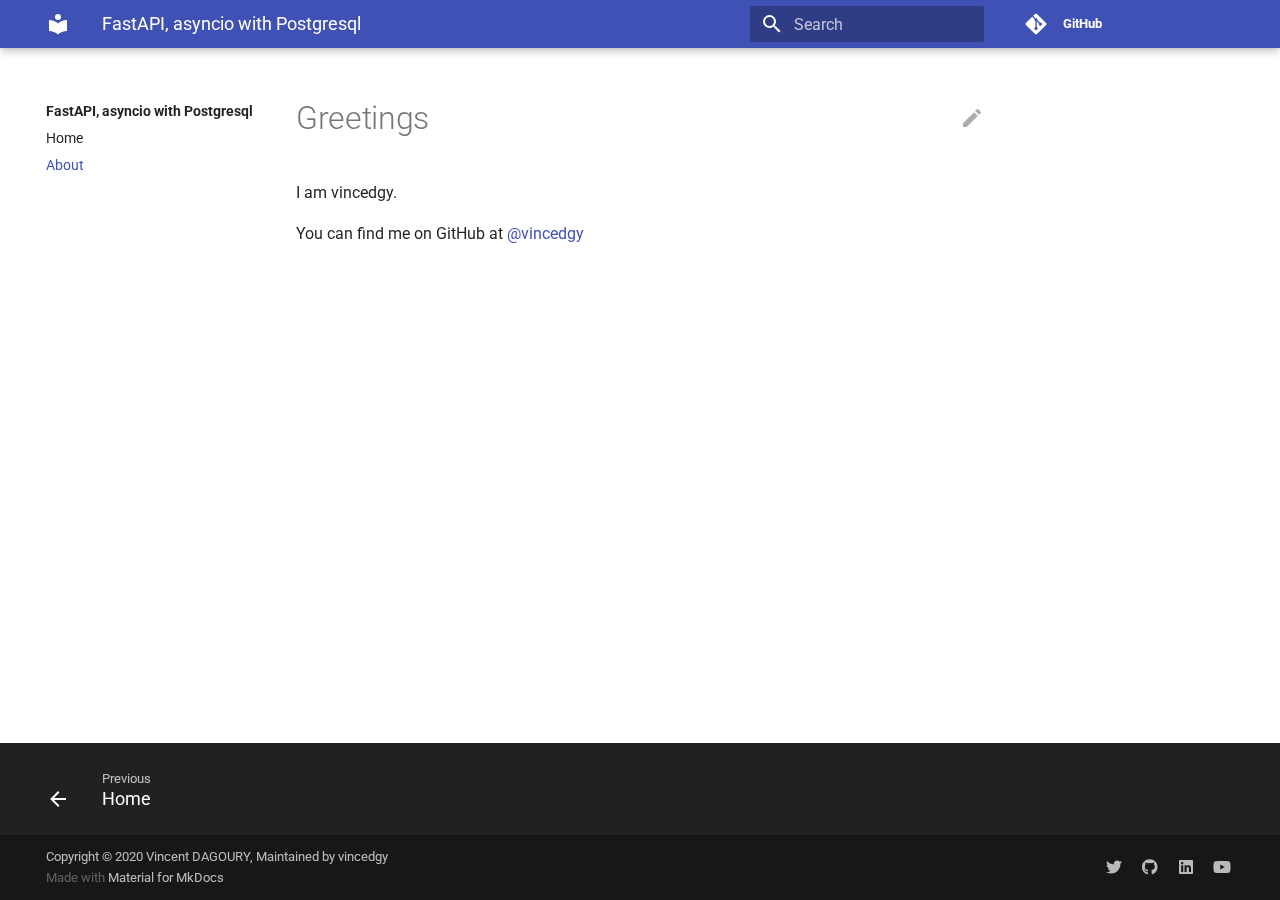
<file: about/index.html>
<!doctype html>
<html lang="en" class="no-js">
  <head>
    
      <meta charset="utf-8">
      <meta name="viewport" content="width=device-width,initial-scale=1">
      
      
      
        <meta name="author" content="vincedgy">
      
      
        <link rel="canonical" href="https://vincedgy.github.io/fastapi-async-with-postgresql/about/">
      
      <link rel="shortcut icon" href="../assets/images/favicon.png">
      <meta name="generator" content="mkdocs-1.1.2, mkdocs-material-6.2.3">
    
    
      
        <title>About - FastAPI, asyncio with Postgresql</title>
      
    
    
      <link rel="stylesheet" href="../assets/stylesheets/main.3b61ea93.min.css">
      
        
        <link rel="stylesheet" href="../assets/stylesheets/palette.39b8e14a.min.css">
        
      
    
    
    
      
        
        <link rel="preconnect" href="https://fonts.gstatic.com" crossorigin>
        <link rel="stylesheet" href="https://fonts.googleapis.com/css?family=Roboto:300,400,400i,700%7CRoboto+Mono&display=fallback">
        <style>body,input{font-family:"Roboto",-apple-system,BlinkMacSystemFont,Helvetica,Arial,sans-serif}code,kbd,pre{font-family:"Roboto Mono",SFMono-Regular,Consolas,Menlo,monospace}</style>
      
    
    
    
      <link rel="stylesheet" href="../css/extra.css">
    
    
      
    
    
  </head>
  
  
    
    
    
    
    
    <body dir="ltr" data-md-color-scheme="preference" data-md-color-primary="" data-md-color-accent="orange">
      
        <script>matchMedia("(prefers-color-scheme: dark)").matches&&document.body.setAttribute("data-md-color-scheme","slate")</script>
      
  
    
    <input class="md-toggle" data-md-toggle="drawer" type="checkbox" id="__drawer" autocomplete="off">
    <input class="md-toggle" data-md-toggle="search" type="checkbox" id="__search" autocomplete="off">
    <label class="md-overlay" for="__drawer"></label>
    <div data-md-component="skip">
      
        
        <a href="#greetings" class="md-skip">
          Skip to content
        </a>
      
    </div>
    <div data-md-component="announce">
      
    </div>
    
      

<header class="md-header" data-md-component="header">
  <nav class="md-header-nav md-grid" aria-label="Header">
    <a href="https://vincedgy.github.io/fastapi-async-with-postgresql/" title="FastAPI, asyncio with Postgresql" class="md-header-nav__button md-logo" aria-label="FastAPI, asyncio with Postgresql">
      
  
  <svg xmlns="http://www.w3.org/2000/svg" viewBox="0 0 24 24"><path d="M12 8a3 3 0 003-3 3 3 0 00-3-3 3 3 0 00-3 3 3 3 0 003 3m0 3.54C9.64 9.35 6.5 8 3 8v11c3.5 0 6.64 1.35 9 3.54 2.36-2.19 5.5-3.54 9-3.54V8c-3.5 0-6.64 1.35-9 3.54z"/></svg>

    </a>
    <label class="md-header-nav__button md-icon" for="__drawer">
      <svg xmlns="http://www.w3.org/2000/svg" viewBox="0 0 24 24"><path d="M3 6h18v2H3V6m0 5h18v2H3v-2m0 5h18v2H3v-2z"/></svg>
    </label>
    <div class="md-header-nav__title" data-md-component="header-title">
      <div class="md-header-nav__ellipsis">
        <div class="md-header-nav__topic">
          <span class="md-ellipsis">
            FastAPI, asyncio with Postgresql
          </span>
        </div>
        <div class="md-header-nav__topic">
          <span class="md-ellipsis">
            
              About
            
          </span>
        </div>
      </div>
    </div>
    
      <label class="md-header-nav__button md-icon" for="__search">
        <svg xmlns="http://www.w3.org/2000/svg" viewBox="0 0 24 24"><path d="M9.5 3A6.5 6.5 0 0116 9.5c0 1.61-.59 3.09-1.56 4.23l.27.27h.79l5 5-1.5 1.5-5-5v-.79l-.27-.27A6.516 6.516 0 019.5 16 6.5 6.5 0 013 9.5 6.5 6.5 0 019.5 3m0 2C7 5 5 7 5 9.5S7 14 9.5 14 14 12 14 9.5 12 5 9.5 5z"/></svg>
      </label>
      
<div class="md-search" data-md-component="search" role="dialog">
  <label class="md-search__overlay" for="__search"></label>
  <div class="md-search__inner" role="search">
    <form class="md-search__form" name="search">
      <input type="text" class="md-search__input" name="query" aria-label="Search" placeholder="Search" autocapitalize="off" autocorrect="off" autocomplete="off" spellcheck="false" data-md-component="search-query" data-md-state="active" required>
      <label class="md-search__icon md-icon" for="__search">
        <svg xmlns="http://www.w3.org/2000/svg" viewBox="0 0 24 24"><path d="M9.5 3A6.5 6.5 0 0116 9.5c0 1.61-.59 3.09-1.56 4.23l.27.27h.79l5 5-1.5 1.5-5-5v-.79l-.27-.27A6.516 6.516 0 019.5 16 6.5 6.5 0 013 9.5 6.5 6.5 0 019.5 3m0 2C7 5 5 7 5 9.5S7 14 9.5 14 14 12 14 9.5 12 5 9.5 5z"/></svg>
        <svg xmlns="http://www.w3.org/2000/svg" viewBox="0 0 24 24"><path d="M20 11v2H8l5.5 5.5-1.42 1.42L4.16 12l7.92-7.92L13.5 5.5 8 11h12z"/></svg>
      </label>
      <button type="reset" class="md-search__icon md-icon" aria-label="Clear" data-md-component="search-reset" tabindex="-1">
        <svg xmlns="http://www.w3.org/2000/svg" viewBox="0 0 24 24"><path d="M19 6.41L17.59 5 12 10.59 6.41 5 5 6.41 10.59 12 5 17.59 6.41 19 12 13.41 17.59 19 19 17.59 13.41 12 19 6.41z"/></svg>
      </button>
    </form>
    <div class="md-search__output">
      <div class="md-search__scrollwrap" data-md-scrollfix>
        <div class="md-search-result" data-md-component="search-result">
          <div class="md-search-result__meta">
            Initializing search
          </div>
          <ol class="md-search-result__list"></ol>
        </div>
      </div>
    </div>
  </div>
</div>
    
    
      <div class="md-header-nav__source">
        
<a href="https://github.com/vincedgy/fastapi-async-with-postgresql/" title="Go to repository" class="md-source">
  <div class="md-source__icon md-icon">
    
    <svg xmlns="http://www.w3.org/2000/svg" viewBox="0 0 448 512"><path d="M439.55 236.05L244 40.45a28.87 28.87 0 00-40.81 0l-40.66 40.63 51.52 51.52c27.06-9.14 52.68 16.77 43.39 43.68l49.66 49.66c34.23-11.8 61.18 31 35.47 56.69-26.49 26.49-70.21-2.87-56-37.34L240.22 199v121.85c25.3 12.54 22.26 41.85 9.08 55a34.34 34.34 0 01-48.55 0c-17.57-17.6-11.07-46.91 11.25-56v-123c-20.8-8.51-24.6-30.74-18.64-45L142.57 101 8.45 235.14a28.86 28.86 0 000 40.81l195.61 195.6a28.86 28.86 0 0040.8 0l194.69-194.69a28.86 28.86 0 000-40.81z"/></svg>
  </div>
  <div class="md-source__repository">
    GitHub
  </div>
</a>
      </div>
    
  </nav>
</header>
    
    <div class="md-container" data-md-component="container">
      
      
        
      
      <main class="md-main" data-md-component="main">
        <div class="md-main__inner md-grid">
          
            
              
              <div class="md-sidebar md-sidebar--primary" data-md-component="navigation" >
                <div class="md-sidebar__scrollwrap">
                  <div class="md-sidebar__inner">
                    




<nav class="md-nav md-nav--primary" aria-label="Navigation" data-md-level="0">
  <label class="md-nav__title" for="__drawer">
    <a href="https://vincedgy.github.io/fastapi-async-with-postgresql/" title="FastAPI, asyncio with Postgresql" class="md-nav__button md-logo" aria-label="FastAPI, asyncio with Postgresql">
      
  
  <svg xmlns="http://www.w3.org/2000/svg" viewBox="0 0 24 24"><path d="M12 8a3 3 0 003-3 3 3 0 00-3-3 3 3 0 00-3 3 3 3 0 003 3m0 3.54C9.64 9.35 6.5 8 3 8v11c3.5 0 6.64 1.35 9 3.54 2.36-2.19 5.5-3.54 9-3.54V8c-3.5 0-6.64 1.35-9 3.54z"/></svg>

    </a>
    FastAPI, asyncio with Postgresql
  </label>
  
    <div class="md-nav__source">
      
<a href="https://github.com/vincedgy/fastapi-async-with-postgresql/" title="Go to repository" class="md-source">
  <div class="md-source__icon md-icon">
    
    <svg xmlns="http://www.w3.org/2000/svg" viewBox="0 0 448 512"><path d="M439.55 236.05L244 40.45a28.87 28.87 0 00-40.81 0l-40.66 40.63 51.52 51.52c27.06-9.14 52.68 16.77 43.39 43.68l49.66 49.66c34.23-11.8 61.18 31 35.47 56.69-26.49 26.49-70.21-2.87-56-37.34L240.22 199v121.85c25.3 12.54 22.26 41.85 9.08 55a34.34 34.34 0 01-48.55 0c-17.57-17.6-11.07-46.91 11.25-56v-123c-20.8-8.51-24.6-30.74-18.64-45L142.57 101 8.45 235.14a28.86 28.86 0 000 40.81l195.61 195.6a28.86 28.86 0 0040.8 0l194.69-194.69a28.86 28.86 0 000-40.81z"/></svg>
  </div>
  <div class="md-source__repository">
    GitHub
  </div>
</a>
    </div>
  
  <ul class="md-nav__list" data-md-scrollfix>
    
      
      
      



  <li class="md-nav__item">
    <a href=".." class="md-nav__link">
      Home
    </a>
  </li>

    
      
      
      


  


  <li class="md-nav__item md-nav__item--active">
    
    <input class="md-nav__toggle md-toggle" data-md-toggle="toc" type="checkbox" id="__toc">
    
      
    
    
    <a href="./" class="md-nav__link md-nav__link--active">
      About
    </a>
    
  </li>

    
  </ul>
</nav>
                  </div>
                </div>
              </div>
            
            
              
              <div class="md-sidebar md-sidebar--secondary" data-md-component="toc" >
                <div class="md-sidebar__scrollwrap">
                  <div class="md-sidebar__inner">
                    
<nav class="md-nav md-nav--secondary" aria-label="Table of contents">
  
  
    
  
  
</nav>
                  </div>
                </div>
              </div>
            
          
          <div class="md-content">
            <article class="md-content__inner md-typeset">
              
                
                  <a href="https://github.com/vincedgy/fastapi-async-with-postgresql/tree/main/docs/about.md" title="Edit this page" class="md-content__button md-icon">
                    <svg xmlns="http://www.w3.org/2000/svg" viewBox="0 0 24 24"><path d="M20.71 7.04c.39-.39.39-1.04 0-1.41l-2.34-2.34c-.37-.39-1.02-.39-1.41 0l-1.84 1.83 3.75 3.75M3 17.25V21h3.75L17.81 9.93l-3.75-3.75L3 17.25z"/></svg>
                  </a>
                
                
                <h1 id="greetings">Greetings<a class="headerlink" href="#greetings" title="Permanent link">&para;</a></h1>
<p>I am vincedgy.</p>
<p>You can find me on GitHub at <a href="https://github.com/vincedgy">@vincedgy</a> </p>
                
              
              
                


              
            </article>
          </div>
        </div>
      </main>
      
        
<footer class="md-footer">
  
    <div class="md-footer-nav">
      <nav class="md-footer-nav__inner md-grid" aria-label="Footer">
        
          <a href=".." class="md-footer-nav__link md-footer-nav__link--prev" rel="prev">
            <div class="md-footer-nav__button md-icon">
              <svg xmlns="http://www.w3.org/2000/svg" viewBox="0 0 24 24"><path d="M20 11v2H8l5.5 5.5-1.42 1.42L4.16 12l7.92-7.92L13.5 5.5 8 11h12z"/></svg>
            </div>
            <div class="md-footer-nav__title">
              <div class="md-ellipsis">
                <span class="md-footer-nav__direction">
                  Previous
                </span>
                Home
              </div>
            </div>
          </a>
        
        
      </nav>
    </div>
  
  <div class="md-footer-meta md-typeset">
    <div class="md-footer-meta__inner md-grid">
      <div class="md-footer-copyright">
        
          <div class="md-footer-copyright__highlight">
            Copyright &copy; 2020 <a href="https://twitter.com/vincedgy">Vincent DAGOURY</a>, Maintained by vincedgy
          </div>
        
        Made with
        <a href="https://squidfunk.github.io/mkdocs-material/" target="_blank" rel="noopener">
          Material for MkDocs
        </a>
      </div>
      
  <div class="md-footer-social">
    
      
      
        
        
      
      <a href="https://twitter.com/vincedgy" target="_blank" rel="noopener" title="twitter.com" class="md-footer-social__link">
        <svg xmlns="http://www.w3.org/2000/svg" viewBox="0 0 512 512"><path d="M459.37 151.716c.325 4.548.325 9.097.325 13.645 0 138.72-105.583 298.558-298.558 298.558-59.452 0-114.68-17.219-161.137-47.106 8.447.974 16.568 1.299 25.34 1.299 49.055 0 94.213-16.568 130.274-44.832-46.132-.975-84.792-31.188-98.112-72.772 6.498.974 12.995 1.624 19.818 1.624 9.421 0 18.843-1.3 27.614-3.573-48.081-9.747-84.143-51.98-84.143-102.985v-1.299c13.969 7.797 30.214 12.67 47.431 13.319-28.264-18.843-46.781-51.005-46.781-87.391 0-19.492 5.197-37.36 14.294-52.954 51.655 63.675 129.3 105.258 216.365 109.807-1.624-7.797-2.599-15.918-2.599-24.04 0-57.828 46.782-104.934 104.934-104.934 30.213 0 57.502 12.67 76.67 33.137 23.715-4.548 46.456-13.32 66.599-25.34-7.798 24.366-24.366 44.833-46.132 57.827 21.117-2.273 41.584-8.122 60.426-16.243-14.292 20.791-32.161 39.308-52.628 54.253z"/></svg>
      </a>
    
      
      
        
        
      
      <a href="https://github.com/vincedgy" target="_blank" rel="noopener" title="github.com" class="md-footer-social__link">
        <svg xmlns="http://www.w3.org/2000/svg" viewBox="0 0 496 512"><path d="M165.9 397.4c0 2-2.3 3.6-5.2 3.6-3.3.3-5.6-1.3-5.6-3.6 0-2 2.3-3.6 5.2-3.6 3-.3 5.6 1.3 5.6 3.6zm-31.1-4.5c-.7 2 1.3 4.3 4.3 4.9 2.6 1 5.6 0 6.2-2s-1.3-4.3-4.3-5.2c-2.6-.7-5.5.3-6.2 2.3zm44.2-1.7c-2.9.7-4.9 2.6-4.6 4.9.3 2 2.9 3.3 5.9 2.6 2.9-.7 4.9-2.6 4.6-4.6-.3-1.9-3-3.2-5.9-2.9zM244.8 8C106.1 8 0 113.3 0 252c0 110.9 69.8 205.8 169.5 239.2 12.8 2.3 17.3-5.6 17.3-12.1 0-6.2-.3-40.4-.3-61.4 0 0-70 15-84.7-29.8 0 0-11.4-29.1-27.8-36.6 0 0-22.9-15.7 1.6-15.4 0 0 24.9 2 38.6 25.8 21.9 38.6 58.6 27.5 72.9 20.9 2.3-16 8.8-27.1 16-33.7-55.9-6.2-112.3-14.3-112.3-110.5 0-27.5 7.6-41.3 23.6-58.9-2.6-6.5-11.1-33.3 2.6-67.9 20.9-6.5 69 27 69 27 20-5.6 41.5-8.5 62.8-8.5s42.8 2.9 62.8 8.5c0 0 48.1-33.6 69-27 13.7 34.7 5.2 61.4 2.6 67.9 16 17.7 25.8 31.5 25.8 58.9 0 96.5-58.9 104.2-114.8 110.5 9.2 7.9 17 22.9 17 46.4 0 33.7-.3 75.4-.3 83.6 0 6.5 4.6 14.4 17.3 12.1C428.2 457.8 496 362.9 496 252 496 113.3 383.5 8 244.8 8zM97.2 352.9c-1.3 1-1 3.3.7 5.2 1.6 1.6 3.9 2.3 5.2 1 1.3-1 1-3.3-.7-5.2-1.6-1.6-3.9-2.3-5.2-1zm-10.8-8.1c-.7 1.3.3 2.9 2.3 3.9 1.6 1 3.6.7 4.3-.7.7-1.3-.3-2.9-2.3-3.9-2-.6-3.6-.3-4.3.7zm32.4 35.6c-1.6 1.3-1 4.3 1.3 6.2 2.3 2.3 5.2 2.6 6.5 1 1.3-1.3.7-4.3-1.3-6.2-2.2-2.3-5.2-2.6-6.5-1zm-11.4-14.7c-1.6 1-1.6 3.6 0 5.9 1.6 2.3 4.3 3.3 5.6 2.3 1.6-1.3 1.6-3.9 0-6.2-1.4-2.3-4-3.3-5.6-2z"/></svg>
      </a>
    
      
      
        
        
      
      <a href="https://fr.linkedin.com/in/vincentdagoury" target="_blank" rel="noopener" title="fr.linkedin.com" class="md-footer-social__link">
        <svg xmlns="http://www.w3.org/2000/svg" viewBox="0 0 448 512"><path d="M416 32H31.9C14.3 32 0 46.5 0 64.3v383.4C0 465.5 14.3 480 31.9 480H416c17.6 0 32-14.5 32-32.3V64.3c0-17.8-14.4-32.3-32-32.3zM135.4 416H69V202.2h66.5V416zm-33.2-243c-21.3 0-38.5-17.3-38.5-38.5S80.9 96 102.2 96c21.2 0 38.5 17.3 38.5 38.5 0 21.3-17.2 38.5-38.5 38.5zm282.1 243h-66.4V312c0-24.8-.5-56.7-34.5-56.7-34.6 0-39.9 27-39.9 54.9V416h-66.4V202.2h63.7v29.2h.9c8.9-16.8 30.6-34.5 62.9-34.5 67.2 0 79.7 44.3 79.7 101.9V416z"/></svg>
      </a>
    
      
      
        
        
      
      <a href="https://www.youtube.com/c/VinceDgy" target="_blank" rel="noopener" title="www.youtube.com" class="md-footer-social__link">
        <svg xmlns="http://www.w3.org/2000/svg" viewBox="0 0 576 512"><path d="M549.655 124.083c-6.281-23.65-24.787-42.276-48.284-48.597C458.781 64 288 64 288 64S117.22 64 74.629 75.486c-23.497 6.322-42.003 24.947-48.284 48.597-11.412 42.867-11.412 132.305-11.412 132.305s0 89.438 11.412 132.305c6.281 23.65 24.787 41.5 48.284 47.821C117.22 448 288 448 288 448s170.78 0 213.371-11.486c23.497-6.321 42.003-24.171 48.284-47.821 11.412-42.867 11.412-132.305 11.412-132.305s0-89.438-11.412-132.305zm-317.51 213.508V175.185l142.739 81.205-142.739 81.201z"/></svg>
      </a>
    
  </div>

    </div>
  </div>
</footer>
      
    </div>
    
      <script src="../assets/javascripts/vendor.08c56446.min.js"></script>
      <script src="../assets/javascripts/bundle.6ced434e.min.js"></script><script id="__lang" type="application/json">{"clipboard.copy": "Copy to clipboard", "clipboard.copied": "Copied to clipboard", "search.config.lang": "en", "search.config.pipeline": "trimmer, stopWordFilter", "search.config.separator": "[\\s\\-]+", "search.placeholder": "Search", "search.result.placeholder": "Type to start searching", "search.result.none": "No matching documents", "search.result.one": "1 matching document", "search.result.other": "# matching documents", "search.result.more.one": "1 more on this page", "search.result.more.other": "# more on this page", "search.result.term.missing": "Missing"}</script>
      
      <script>
        app = initialize({
          base: "..",
          features: ['search.suggest', 'navigation.instant', 'navigation.sections'],
          search: Object.assign({
            worker: "../assets/javascripts/worker/search.8c7e0a7e.min.js"
          }, typeof search !== "undefined" && search)
        })
      </script>
      
    
  </body>
</html>
</file>
<file: css/extra.css>
@keyframes heart {
  0%, 40%, 80%, 100% {
    transform: scale(1);
  }
  20%, 60% {
    transform: scale(1.30);
  }
}
.heart {
  animation: heart 1000ms infinite;
  color: red;
}
</file>
<file: assets/stylesheets/main.3b61ea93.min.css>
html{box-sizing:border-box;-webkit-text-size-adjust:none;-moz-text-size-adjust:none;-ms-text-size-adjust:none;text-size-adjust:none}*,*::before,*::after{box-sizing:inherit}body{margin:0}a,button,label,input{-webkit-tap-highlight-color:transparent}a{color:inherit;text-decoration:none}hr{display:block;box-sizing:content-box;height:.05rem;padding:0;overflow:visible;border:0}small{font-size:80%}sub,sup{line-height:1em}img{border-style:none}table{border-collapse:separate;border-spacing:0}td,th{font-weight:400;vertical-align:top}button{margin:0;padding:0;font-size:inherit;background:transparent;border:0}input{border:0;outline:none}:root{--md-default-fg-color: hsla(0, 0%, 0%, 0.87);--md-default-fg-color--light: hsla(0, 0%, 0%, 0.54);--md-default-fg-color--lighter: hsla(0, 0%, 0%, 0.32);--md-default-fg-color--lightest: hsla(0, 0%, 0%, 0.07);--md-default-bg-color: hsla(0, 0%, 100%, 1);--md-default-bg-color--light: hsla(0, 0%, 100%, 0.7);--md-default-bg-color--lighter: hsla(0, 0%, 100%, 0.3);--md-default-bg-color--lightest: hsla(0, 0%, 100%, 0.12);--md-primary-fg-color: hsla(231, 48%, 48%, 1);--md-primary-fg-color--light: hsla(231, 44%, 56%, 1);--md-primary-fg-color--dark: hsla(232, 54%, 41%, 1);--md-primary-bg-color: hsla(0, 0%, 100%, 1);--md-primary-bg-color--light: hsla(0, 0%, 100%, 0.7);--md-accent-fg-color: hsla(231, 99%, 66%, 1);--md-accent-fg-color--transparent: hsla(231, 99%, 66%, 0.1);--md-accent-bg-color: hsla(0, 0%, 100%, 1);--md-accent-bg-color--light: hsla(0, 0%, 100%, 0.7)}:root>*{--md-code-fg-color: hsla(200, 18%, 26%, 1);--md-code-bg-color: hsla(0, 0%, 96%, 1);--md-code-hl-color: hsla(60, 100%, 50%, 0.5);--md-code-hl-number-color: hsla(0, 67%, 50%, 1);--md-code-hl-special-color: hsla(340, 83%, 47%, 1);--md-code-hl-function-color: hsla(291, 45%, 50%, 1);--md-code-hl-constant-color: hsla(250, 63%, 60%, 1);--md-code-hl-keyword-color: hsla(219, 54%, 51%, 1);--md-code-hl-string-color: hsla(150, 63%, 30%, 1);--md-code-hl-name-color: var(--md-code-fg-color);--md-code-hl-operator-color: var(--md-default-fg-color--light);--md-code-hl-punctuation-color: var(--md-default-fg-color--light);--md-code-hl-comment-color: var(--md-default-fg-color--light);--md-code-hl-generic-color: var(--md-default-fg-color--light);--md-code-hl-variable-color: var(--md-default-fg-color--light);--md-typeset-color: var(--md-default-fg-color);--md-typeset-a-color: var(--md-primary-fg-color);--md-typeset-mark-color: hsla(60, 100%, 50%, 0.5);--md-typeset-del-color: hsla(6, 90%, 60%, 0.15);--md-typeset-ins-color: hsla(150, 90%, 44%, 0.15);--md-typeset-kbd-color: hsla(0, 0%, 98%, 1);--md-typeset-kbd-accent-color: hsla(0, 100%, 100%, 1);--md-typeset-kbd-border-color: hsla(0, 0%, 72%, 1);--md-admonition-fg-color: var(--md-default-fg-color);--md-admonition-bg-color: var(--md-default-bg-color);--md-footer-fg-color: hsla(0, 0%, 100%, 1);--md-footer-fg-color--light: hsla(0, 0%, 100%, 0.7);--md-footer-fg-color--lighter: hsla(0, 0%, 100%, 0.3);--md-footer-bg-color: hsla(0, 0%, 0%, 0.87);--md-footer-bg-color--dark: hsla(0, 0%, 0%, 0.32)}.md-icon svg{display:block;width:1.2rem;height:1.2rem;fill:currentColor}body{-webkit-font-smoothing:antialiased;-moz-osx-font-smoothing:grayscale}body,input{color:var(--md-typeset-color);font-feature-settings:"kern","liga";font-family:-apple-system,BlinkMacSystemFont,Helvetica,Arial,sans-serif}code,pre,kbd{color:var(--md-typeset-color);font-feature-settings:"kern";font-family:SFMono-Regular,Consolas,Menlo,monospace}:root{--md-typeset-table--ascending: url("data:image/svg+xml;charset=utf-8,<?xml version='1.0' encoding='UTF-8'?><!DOCTYPE svg PUBLIC '-//W3C//DTD SVG 1.1//EN' 'http://www.w3.org/Graphics/SVG/1.1/DTD/svg11.dtd'><svg xmlns='http://www.w3.org/2000/svg' xmlns:xlink='http://www.w3.org/1999/xlink' version='1.1' id='mdi-arrow-down' width='24' height='24' viewBox='0 0 24 24'><path d='M11,4H13V16L18.5,10.5L19.92,11.92L12,19.84L4.08,11.92L5.5,10.5L11,16V4Z'/></svg>");--md-typeset-table--descending: url("data:image/svg+xml;charset=utf-8,<?xml version='1.0' encoding='UTF-8'?><!DOCTYPE svg PUBLIC '-//W3C//DTD SVG 1.1//EN' 'http://www.w3.org/Graphics/SVG/1.1/DTD/svg11.dtd'><svg xmlns='http://www.w3.org/2000/svg' xmlns:xlink='http://www.w3.org/1999/xlink' version='1.1' id='mdi-arrow-up' width='24' height='24' viewBox='0 0 24 24'><path d='M13,20H11V8L5.5,13.5L4.08,12.08L12,4.16L19.92,12.08L18.5,13.5L13,8V20Z'/></svg>")}.md-typeset{font-size:.8rem;line-height:1.6;-webkit-print-color-adjust:exact;color-adjust:exact}@media print{.md-typeset{font-size:.68rem}}.md-typeset p,.md-typeset ul,.md-typeset ol,.md-typeset dl,.md-typeset blockquote{margin:1em 0}.md-typeset h1{margin:0 0 1.25em;color:var(--md-default-fg-color--light);font-weight:300;font-size:2em;line-height:1.3;letter-spacing:-0.01em}.md-typeset h2{margin:1.6em 0 .64em;font-weight:300;font-size:1.5625em;line-height:1.4;letter-spacing:-0.01em}.md-typeset h3{margin:1.6em 0 .8em;font-weight:400;font-size:1.25em;line-height:1.5;letter-spacing:-0.01em}.md-typeset h2+h3{margin-top:.8em}.md-typeset h4{margin:1em 0;font-weight:700;letter-spacing:-0.01em}.md-typeset h5,.md-typeset h6{margin:1.25em 0;color:var(--md-default-fg-color--light);font-weight:700;font-size:.8em;letter-spacing:-0.01em}.md-typeset h5{text-transform:uppercase}.md-typeset hr{margin:1.5em 0;border-bottom:.05rem solid var(--md-default-fg-color--lightest)}.md-typeset a{color:var(--md-typeset-a-color);word-break:break-word}.md-typeset a,.md-typeset a::before{transition:color 125ms}.md-typeset a:focus,.md-typeset a:hover{color:var(--md-accent-fg-color)}.md-typeset code,.md-typeset pre,.md-typeset kbd{color:var(--md-code-fg-color);direction:ltr}@media print{.md-typeset code,.md-typeset pre,.md-typeset kbd{white-space:pre-wrap}}.md-typeset code{padding:0 .2941176471em;font-size:.85em;word-break:break-word;background-color:var(--md-code-bg-color);border-radius:.1rem;-webkit-box-decoration-break:clone;box-decoration-break:clone}.md-typeset code:not(.focus-visible){outline:none;-webkit-tap-highlight-color:transparent}.md-typeset h1 code,.md-typeset h2 code,.md-typeset h3 code,.md-typeset h4 code,.md-typeset h5 code,.md-typeset h6 code{margin:initial;padding:initial;background-color:transparent;box-shadow:none}.md-typeset a>code{color:currentColor}.md-typeset pre{position:relative;margin:1em 0;line-height:1.4}.md-typeset pre>code{display:block;margin:0;padding:.7720588235em 1.1764705882em;overflow:auto;word-break:normal;box-shadow:none;-webkit-box-decoration-break:slice;box-decoration-break:slice;touch-action:auto;scrollbar-width:thin;scrollbar-color:var(--md-default-fg-color--lighter) transparent}.md-typeset pre>code:hover{scrollbar-color:var(--md-accent-fg-color) transparent}.md-typeset pre>code::-webkit-scrollbar{width:.2rem;height:.2rem}.md-typeset pre>code::-webkit-scrollbar-thumb{background-color:var(--md-default-fg-color--lighter)}.md-typeset pre>code::-webkit-scrollbar-thumb:hover{background-color:var(--md-accent-fg-color)}@media screen and (max-width: 44.9375em){.md-typeset>pre{margin:1em -0.8rem}.md-typeset>pre code{border-radius:0}}.md-typeset kbd{display:inline-block;padding:0 .6666666667em;color:var(--md-default-fg-color);font-size:.75em;vertical-align:text-top;word-break:break-word;background-color:var(--md-typeset-kbd-color);border-radius:.1rem;box-shadow:0 .1rem 0 .05rem var(--md-typeset-kbd-border-color),0 .1rem 0 var(--md-typeset-kbd-border-color),0 -0.1rem .2rem var(--md-typeset-kbd-accent-color) inset}.md-typeset mark{color:inherit;word-break:break-word;background-color:var(--md-typeset-mark-color);-webkit-box-decoration-break:clone;box-decoration-break:clone}.md-typeset abbr{text-decoration:none;border-bottom:.05rem dotted var(--md-default-fg-color--light);cursor:help}@media(hover: none){.md-typeset abbr{position:relative}.md-typeset abbr[title]:focus::after,.md-typeset abbr[title]:hover::after{box-shadow:0 2px 2px 0 rgba(0,0,0,.14),0 1px 5px 0 rgba(0,0,0,.12),0 3px 1px -2px rgba(0,0,0,.2);position:absolute;left:0;display:inline-block;width:auto;min-width:-webkit-max-content;min-width:-moz-max-content;min-width:max-content;max-width:80%;margin-top:2em;padding:.2rem .3rem;color:var(--md-default-bg-color);font-size:.7rem;background-color:var(--md-default-fg-color);border-radius:.1rem;content:attr(title)}}.md-typeset small{opacity:.75}.md-typeset sup,.md-typeset sub{margin-left:.078125em}[dir=rtl] .md-typeset sup,[dir=rtl] .md-typeset sub{margin-right:.078125em;margin-left:initial}.md-typeset blockquote{padding-left:.6rem;color:var(--md-default-fg-color--light);border-left:.2rem solid var(--md-default-fg-color--lighter)}[dir=rtl] .md-typeset blockquote{padding-right:.6rem;padding-left:initial;border-right:.2rem solid var(--md-default-fg-color--lighter);border-left:initial}.md-typeset ul{list-style-type:disc}.md-typeset ul,.md-typeset ol{margin-left:.625em;padding:0}[dir=rtl] .md-typeset ul,[dir=rtl] .md-typeset ol{margin-right:.625em;margin-left:initial}.md-typeset ul ol,.md-typeset ol ol{list-style-type:lower-alpha}.md-typeset ul ol ol,.md-typeset ol ol ol{list-style-type:lower-roman}.md-typeset ul li,.md-typeset ol li{margin-bottom:.5em;margin-left:1.25em}[dir=rtl] .md-typeset ul li,[dir=rtl] .md-typeset ol li{margin-right:1.25em;margin-left:initial}.md-typeset ul li p,.md-typeset ul li blockquote,.md-typeset ol li p,.md-typeset ol li blockquote{margin:.5em 0}.md-typeset ul li:last-child,.md-typeset ol li:last-child{margin-bottom:0}.md-typeset ul li ul,.md-typeset ul li ol,.md-typeset ol li ul,.md-typeset ol li ol{margin:.5em 0 .5em .625em}[dir=rtl] .md-typeset ul li ul,[dir=rtl] .md-typeset ul li ol,[dir=rtl] .md-typeset ol li ul,[dir=rtl] .md-typeset ol li ol{margin-right:.625em;margin-left:initial}.md-typeset dd{margin:1em 0 1.5em 1.875em}[dir=rtl] .md-typeset dd{margin-right:1.875em;margin-left:initial}.md-typeset img,.md-typeset svg{max-width:100%;height:auto}.md-typeset img[align=left],.md-typeset svg[align=left]{margin:1em;margin-left:0}.md-typeset img[align=right],.md-typeset svg[align=right]{margin:1em;margin-right:0}.md-typeset img[align]:only-child,.md-typeset svg[align]:only-child{margin-top:0}.md-typeset figure{width:-webkit-fit-content;width:-moz-fit-content;width:fit-content;max-width:100%;margin:0 auto;text-align:center}.md-typeset figure img{display:block}.md-typeset figcaption{max-width:24rem;margin:1em auto 2em;font-style:italic}.md-typeset iframe{max-width:100%}.md-typeset table:not([class]){display:inline-block;max-width:100%;overflow:auto;font-size:.64rem;background-color:var(--md-default-bg-color);border-radius:.1rem;box-shadow:0 .2rem .5rem rgba(0,0,0,.05),0 0 .05rem rgba(0,0,0,.1);touch-action:auto}@media print{.md-typeset table:not([class]){display:table}}.md-typeset table:not([class])+*{margin-top:1.5em}.md-typeset table:not([class]) th>*:first-child,.md-typeset table:not([class]) td>*:first-child{margin-top:0}.md-typeset table:not([class]) th>*:last-child,.md-typeset table:not([class]) td>*:last-child{margin-bottom:0}.md-typeset table:not([class]) th:not([align]),.md-typeset table:not([class]) td:not([align]){text-align:left}[dir=rtl] .md-typeset table:not([class]) th:not([align]),[dir=rtl] .md-typeset table:not([class]) td:not([align]){text-align:right}.md-typeset table:not([class]) th{min-width:5rem;padding:.9375em 1.25em;color:var(--md-default-bg-color);vertical-align:top;background-color:var(--md-default-fg-color--light)}.md-typeset table:not([class]) th a{color:inherit}.md-typeset table:not([class]) td{padding:.9375em 1.25em;vertical-align:top;border-top:.05rem solid var(--md-default-fg-color--lightest)}.md-typeset table:not([class]) tr{transition:background-color 125ms}.md-typeset table:not([class]) tr:hover{background-color:rgba(0,0,0,.035);box-shadow:0 .05rem 0 var(--md-default-bg-color) inset}.md-typeset table:not([class]) tr:first-child td{border-top:0}.md-typeset table:not([class]) a{word-break:normal}.md-typeset table th[role=columnheader]{cursor:pointer}.md-typeset table th[role=columnheader]::after{display:inline-block;width:1.2em;height:1.2em;margin-left:.5em;vertical-align:sub;-webkit-mask-repeat:no-repeat;mask-repeat:no-repeat;-webkit-mask-size:contain;mask-size:contain;content:""}.md-typeset table th[role=columnheader][aria-sort=ascending]::after{background-color:currentColor;-webkit-mask-image:var(--md-typeset-table--ascending);mask-image:var(--md-typeset-table--ascending)}.md-typeset table th[role=columnheader][aria-sort=descending]::after{background-color:currentColor;-webkit-mask-image:var(--md-typeset-table--descending);mask-image:var(--md-typeset-table--descending)}.md-typeset__scrollwrap{margin:1em -0.8rem;overflow-x:auto;touch-action:auto}.md-typeset__table{display:inline-block;margin-bottom:.5em;padding:0 .8rem}@media print{.md-typeset__table{display:block}}html .md-typeset__table table{display:table;width:100%;margin:0;overflow:hidden}html{height:100%;overflow-x:hidden;font-size:125%}@media screen and (min-width: 100em){html{font-size:137.5%}}@media screen and (min-width: 125em){html{font-size:150%}}body{position:relative;display:flex;flex-direction:column;width:100%;min-height:100%;font-size:.5rem;background-color:var(--md-default-bg-color)}@media print{body{display:block}}@media screen and (max-width: 59.9375em){body[data-md-state=lock]{position:fixed}}.md-grid{max-width:61rem;margin-right:auto;margin-left:auto}.md-container{display:flex;flex-direction:column;flex-grow:1}@media print{.md-container{display:block}}.md-main{flex-grow:1}.md-main__inner{display:flex;height:100%;margin-top:1.5rem}.md-ellipsis{overflow:hidden;white-space:nowrap;text-overflow:ellipsis}.md-toggle{display:none}.md-skip{position:fixed;z-index:-1;margin:.5rem;padding:.3rem .5rem;color:var(--md-default-bg-color);font-size:.64rem;background-color:var(--md-default-fg-color);border-radius:.1rem;transform:translateY(0.4rem);opacity:0}.md-skip:focus{z-index:10;transform:translateY(0);opacity:1;transition:transform 250ms cubic-bezier(0.4, 0, 0.2, 1),opacity 175ms 75ms}@page{margin:25mm}.md-announce{overflow:auto;background-color:var(--md-footer-bg-color)}@media print{.md-announce{display:none}}.md-announce__inner{margin:.6rem auto;padding:0 .8rem;color:var(--md-footer-fg-color);font-size:.7rem}.md-typeset .md-button{display:inline-block;padding:.625em 2em;color:var(--md-primary-fg-color);font-weight:700;border:.1rem solid currentColor;border-radius:.1rem;transition:color 125ms,background-color 125ms,border-color 125ms}.md-typeset .md-button--primary{color:var(--md-primary-bg-color);background-color:var(--md-primary-fg-color);border-color:var(--md-primary-fg-color)}.md-typeset .md-button:focus,.md-typeset .md-button:hover{color:var(--md-accent-bg-color);background-color:var(--md-accent-fg-color);border-color:var(--md-accent-fg-color)}:root{--md-clipboard-icon: url("data:image/svg+xml;charset=utf-8,<?xml version='1.0' encoding='UTF-8'?><!DOCTYPE svg PUBLIC '-//W3C//DTD SVG 1.1//EN' 'http://www.w3.org/Graphics/SVG/1.1/DTD/svg11.dtd'><svg xmlns='http://www.w3.org/2000/svg' xmlns:xlink='http://www.w3.org/1999/xlink' version='1.1' id='mdi-content-copy' width='24' height='24' viewBox='0 0 24 24'><path d='M19,21H8V7H19M19,5H8A2,2 0 0,0 6,7V21A2,2 0 0,0 8,23H19A2,2 0 0,0 21,21V7A2,2 0 0,0 19,5M16,1H4A2,2 0 0,0 2,3V17H4V3H16V1Z'/></svg>")}.md-clipboard{position:absolute;top:.5em;right:.5em;z-index:1;width:1.5em;height:1.5em;color:var(--md-default-fg-color--lightest);border-radius:.1rem;cursor:pointer;transition:color 250ms}@media print{.md-clipboard{display:none}}:hover>.md-clipboard{color:var(--md-default-fg-color--light)}.md-clipboard:focus,.md-clipboard:hover{color:var(--md-accent-fg-color)}.md-clipboard::after{display:block;width:1.125em;height:1.125em;margin:0 auto;background-color:currentColor;-webkit-mask-image:var(--md-clipboard-icon);mask-image:var(--md-clipboard-icon);-webkit-mask-repeat:no-repeat;mask-repeat:no-repeat;-webkit-mask-size:contain;mask-size:contain;content:""}.md-content{flex-grow:1;overflow:hidden;scroll-padding-top:51.2rem}.md-content__inner{margin:0 .8rem 1.2rem;padding-top:.6rem}@media screen and (min-width: 76.25em){.md-sidebar--primary:not([hidden])~.md-content>.md-content__inner{margin-left:1.2rem}[dir=rtl] .md-sidebar--primary:not([hidden])~.md-content>.md-content__inner{margin-right:1.2rem;margin-left:.8rem}.md-sidebar--secondary:not([hidden])~.md-content>.md-content__inner{margin-right:1.2rem}[dir=rtl] .md-sidebar--secondary:not([hidden])~.md-content>.md-content__inner{margin-right:.8rem;margin-left:1.2rem}}.md-content__inner::before{display:block;height:.4rem;content:""}.md-content__inner>:last-child{margin-bottom:0}.md-content__button{float:right;margin:.4rem 0;margin-left:.4rem;padding:0}@media print{.md-content__button{display:none}}[dir=rtl] .md-content__button{float:left;margin-right:.4rem;margin-left:initial}[dir=rtl] .md-content__button svg{transform:scaleX(-1)}.md-typeset .md-content__button{color:var(--md-default-fg-color--lighter)}.md-content__button svg{display:inline;vertical-align:top}.md-dialog{box-shadow:0 2px 2px 0 rgba(0,0,0,.14),0 1px 5px 0 rgba(0,0,0,.12),0 3px 1px -2px rgba(0,0,0,.2);position:fixed;right:.8rem;bottom:.8rem;left:initial;z-index:2;display:block;min-width:11.1rem;padding:.4rem .6rem;color:var(--md-default-bg-color);font-size:.7rem;background-color:var(--md-default-fg-color);border:none;border-radius:.1rem;transform:translateY(100%);opacity:0;transition:transform 0ms 400ms,opacity 400ms}@media print{.md-dialog{display:none}}[dir=rtl] .md-dialog{right:initial;left:.8rem}.md-dialog[data-md-state=open]{transform:translateY(0);opacity:1;transition:transform 400ms cubic-bezier(0.075, 0.85, 0.175, 1),opacity 400ms}.md-header{position:-webkit-sticky;position:sticky;top:0;right:0;left:0;z-index:2;color:var(--md-primary-bg-color);background-color:var(--md-primary-fg-color);box-shadow:0 0 .2rem rgba(0,0,0,0),0 .2rem .4rem rgba(0,0,0,0);transition:color 250ms,background-color 250ms}@media print{.md-header{display:none}}.md-header[data-md-state=shadow]{box-shadow:0 0 .2rem rgba(0,0,0,.1),0 .2rem .4rem rgba(0,0,0,.2);transition:transform 250ms cubic-bezier(0.1, 0.7, 0.1, 1),color 250ms,background-color 250ms,box-shadow 250ms}.md-header[data-md-state=hidden]{transform:translateY(-100%);transition:transform 250ms cubic-bezier(0.8, 0, 0.6, 1),color 250ms,background-color 250ms,box-shadow 250ms}.md-header-nav{display:flex;align-items:center;padding:0 .2rem}.md-header-nav__button{position:relative;z-index:1;display:inline-block;margin:.2rem;padding:.4rem;color:currentColor;vertical-align:middle;cursor:pointer;transition:opacity 250ms}.md-header-nav__button:focus,.md-header-nav__button:hover{opacity:.7}.md-header-nav__button:not(.focus-visible){outline:none}.md-header-nav__button.md-logo{margin:.2rem;padding:.4rem}@media screen and (max-width: 76.1875em){.md-header-nav__button.md-logo{display:none}}.md-header-nav__button.md-logo img,.md-header-nav__button.md-logo svg{display:block;width:1.2rem;height:1.2rem;fill:currentColor}@media screen and (min-width: 60em){.md-header-nav__button[for=__search]{display:none}}.no-js .md-header-nav__button[for=__search]{display:none}[dir=rtl] .md-header-nav__button[for=__search] svg{transform:scaleX(-1)}@media screen and (min-width: 76.25em){.md-header-nav__button[for=__drawer]{display:none}}.md-header-nav__topic{position:absolute;display:flex;max-width:100%;transition:transform 400ms cubic-bezier(0.1, 0.7, 0.1, 1),opacity 150ms}.md-header-nav__topic+.md-header-nav__topic{z-index:-1;transform:translateX(1.25rem);opacity:0;transition:transform 400ms cubic-bezier(1, 0.7, 0.1, 0.1),opacity 150ms;pointer-events:none}[dir=rtl] .md-header-nav__topic+.md-header-nav__topic{transform:translateX(-1.25rem)}.md-header-nav__title{flex-grow:1;height:2.4rem;margin-right:.4rem;margin-left:1rem;font-size:.9rem;line-height:2.4rem}.md-header-nav__title[data-md-state=active] .md-header-nav__topic{z-index:-1;transform:translateX(-1.25rem);opacity:0;transition:transform 400ms cubic-bezier(1, 0.7, 0.1, 0.1),opacity 150ms;pointer-events:none}[dir=rtl] .md-header-nav__title[data-md-state=active] .md-header-nav__topic{transform:translateX(1.25rem)}.md-header-nav__title[data-md-state=active] .md-header-nav__topic+.md-header-nav__topic{z-index:0;transform:translateX(0);opacity:1;transition:transform 400ms cubic-bezier(0.1, 0.7, 0.1, 1),opacity 150ms;pointer-events:initial}.md-header-nav__title>.md-header-nav__ellipsis{position:relative;width:100%;height:100%}.md-header-nav__source{display:none}@media screen and (min-width: 60em){.md-header-nav__source{display:block;width:11.7rem;max-width:11.7rem;margin-left:1rem}[dir=rtl] .md-header-nav__source{margin-right:1rem;margin-left:initial}}@media screen and (min-width: 76.25em){.md-header-nav__source{margin-left:1.4rem}[dir=rtl] .md-header-nav__source{margin-right:1.4rem}}.md-footer{color:var(--md-footer-fg-color);background-color:var(--md-footer-bg-color)}@media print{.md-footer{display:none}}.md-footer-nav__inner{padding:.2rem;overflow:auto}.md-footer-nav__link{display:flex;padding-top:1.4rem;padding-bottom:.4rem;transition:opacity 250ms}@media screen and (min-width: 45em){.md-footer-nav__link{width:50%}}.md-footer-nav__link:focus,.md-footer-nav__link:hover{opacity:.7}.md-footer-nav__link--prev{float:left}@media screen and (max-width: 44.9375em){.md-footer-nav__link--prev{width:25%}.md-footer-nav__link--prev .md-footer-nav__title{display:none}}[dir=rtl] .md-footer-nav__link--prev{float:right}[dir=rtl] .md-footer-nav__link--prev svg{transform:scaleX(-1)}.md-footer-nav__link--next{float:right;text-align:right}@media screen and (max-width: 44.9375em){.md-footer-nav__link--next{width:75%}}[dir=rtl] .md-footer-nav__link--next{float:left;text-align:left}[dir=rtl] .md-footer-nav__link--next svg{transform:scaleX(-1)}.md-footer-nav__title{position:relative;flex-grow:1;max-width:calc(100% - 2.4rem);padding:0 1rem;font-size:.9rem;line-height:2.4rem}.md-footer-nav__button{margin:.2rem;padding:.4rem}.md-footer-nav__direction{position:absolute;right:0;left:0;margin-top:-1rem;padding:0 1rem;font-size:.64rem;opacity:.7}.md-footer-meta{background-color:var(--md-footer-bg-color--dark)}.md-footer-meta__inner{display:flex;flex-wrap:wrap;justify-content:space-between;padding:.2rem}html .md-footer-meta.md-typeset a{color:var(--md-footer-fg-color--light)}html .md-footer-meta.md-typeset a:focus,html .md-footer-meta.md-typeset a:hover{color:var(--md-footer-fg-color)}.md-footer-copyright{width:100%;margin:auto .6rem;padding:.4rem 0;color:var(--md-footer-fg-color--lighter);font-size:.64rem}@media screen and (min-width: 45em){.md-footer-copyright{width:auto}}.md-footer-copyright__highlight{color:var(--md-footer-fg-color--light)}.md-footer-social{margin:0 .4rem;padding:.2rem 0 .6rem}@media screen and (min-width: 45em){.md-footer-social{padding:.6rem 0}}.md-footer-social__link{display:inline-block;width:1.6rem;height:1.6rem;text-align:center}.md-footer-social__link::before{line-height:1.9}.md-footer-social__link svg{max-height:.8rem;vertical-align:-25%;fill:currentColor}:root{--md-nav-icon--prev: url("data:image/svg+xml;charset=utf-8,<?xml version='1.0' encoding='UTF-8'?><!DOCTYPE svg PUBLIC '-//W3C//DTD SVG 1.1//EN' 'http://www.w3.org/Graphics/SVG/1.1/DTD/svg11.dtd'><svg xmlns='http://www.w3.org/2000/svg' xmlns:xlink='http://www.w3.org/1999/xlink' version='1.1' id='mdi-arrow-left' width='24' height='24' viewBox='0 0 24 24'><path d='M20,11V13H8L13.5,18.5L12.08,19.92L4.16,12L12.08,4.08L13.5,5.5L8,11H20Z'/></svg>");--md-nav-icon--next: url("data:image/svg+xml;charset=utf-8,<?xml version='1.0' encoding='UTF-8'?><!DOCTYPE svg PUBLIC '-//W3C//DTD SVG 1.1//EN' 'http://www.w3.org/Graphics/SVG/1.1/DTD/svg11.dtd'><svg xmlns='http://www.w3.org/2000/svg' xmlns:xlink='http://www.w3.org/1999/xlink' version='1.1' id='mdi-chevron-right' width='24' height='24' viewBox='0 0 24 24'><path d='M8.59,16.58L13.17,12L8.59,7.41L10,6L16,12L10,18L8.59,16.58Z'/></svg>");--md-toc-icon: url("data:image/svg+xml;charset=utf-8,<?xml version='1.0' encoding='UTF-8'?><!DOCTYPE svg PUBLIC '-//W3C//DTD SVG 1.1//EN' 'http://www.w3.org/Graphics/SVG/1.1/DTD/svg11.dtd'><svg xmlns='http://www.w3.org/2000/svg' xmlns:xlink='http://www.w3.org/1999/xlink' version='1.1' id='mdi-table-of-contents' width='24' height='24' viewBox='0 0 24 24'><path d='M3,9H17V7H3V9M3,13H17V11H3V13M3,17H17V15H3V17M19,17H21V15H19V17M19,7V9H21V7H19M19,13H21V11H19V13Z'/></svg>")}.md-nav{font-size:.7rem;line-height:1.3}.md-nav__title{display:block;padding:0 .6rem;overflow:hidden;font-weight:700;text-overflow:ellipsis}.md-nav__title .md-nav__button{display:none}.md-nav__title .md-nav__button img{width:auto;height:100%}.md-nav__title .md-nav__button.md-logo img,.md-nav__title .md-nav__button.md-logo svg{display:block;width:2.4rem;height:2.4rem;fill:currentColor}.md-nav__list{margin:0;padding:0;list-style:none}.md-nav__item{padding:0 .6rem}.md-nav__item .md-nav__item{padding-right:0}[dir=rtl] .md-nav__item .md-nav__item{padding-right:.6rem;padding-left:0}.md-nav__link{display:block;margin-top:.625em;overflow:hidden;text-overflow:ellipsis;cursor:pointer;transition:color 125ms;scroll-snap-align:start}.md-nav__link[data-md-state=blur]{color:var(--md-default-fg-color--light)}.md-nav__item .md-nav__link--active{color:var(--md-typeset-a-color)}.md-nav__item--nested>.md-nav__link{color:inherit}.md-nav__link:focus,.md-nav__link:hover{color:var(--md-accent-fg-color)}.md-nav--primary .md-nav__link[for=__toc]{display:none}.md-nav--primary .md-nav__link[for=__toc] .md-icon::after{display:block;width:100%;height:100%;-webkit-mask-image:var(--md-toc-icon);mask-image:var(--md-toc-icon);background-color:currentColor}.md-nav--primary .md-nav__link[for=__toc]~.md-nav{display:none}.md-nav__source{display:none}@media screen and (max-width: 76.1875em){.md-nav--primary,.md-nav--primary .md-nav{position:absolute;top:0;right:0;left:0;z-index:1;display:flex;flex-direction:column;height:100%;background-color:var(--md-default-bg-color)}.md-nav--primary .md-nav__title,.md-nav--primary .md-nav__item{font-size:.8rem;line-height:1.5}.md-nav--primary .md-nav__title{position:relative;height:5.6rem;padding:3rem .8rem .2rem;color:var(--md-default-fg-color--light);font-weight:400;line-height:2.4rem;white-space:nowrap;background-color:var(--md-default-fg-color--lightest);cursor:pointer}.md-nav--primary .md-nav__title .md-nav__icon{position:absolute;top:.4rem;left:.4rem;display:block;width:1.2rem;height:1.2rem;margin:.2rem}[dir=rtl] .md-nav--primary .md-nav__title .md-nav__icon{right:.4rem;left:initial}.md-nav--primary .md-nav__title .md-nav__icon::after{display:block;width:100%;height:100%;background-color:currentColor;-webkit-mask-image:var(--md-nav-icon--prev);mask-image:var(--md-nav-icon--prev);-webkit-mask-repeat:no-repeat;mask-repeat:no-repeat;-webkit-mask-size:contain;mask-size:contain;content:""}.md-nav--primary .md-nav__title~.md-nav__list{overflow-y:auto;background-color:var(--md-default-bg-color);box-shadow:0 .05rem 0 var(--md-default-fg-color--lightest) inset;-webkit-scroll-snap-type:y mandatory;-ms-scroll-snap-type:y mandatory;scroll-snap-type:y mandatory;touch-action:pan-y}.md-nav--primary .md-nav__title~.md-nav__list>:first-child{border-top:0}.md-nav--primary .md-nav__title[for=__drawer]{color:var(--md-primary-bg-color);background-color:var(--md-primary-fg-color)}.md-nav--primary .md-nav__title .md-logo{position:absolute;top:.2rem;left:.2rem;display:block;margin:.2rem;padding:.4rem}[dir=rtl] .md-nav--primary .md-nav__title .md-logo{right:.2rem;left:initial}.md-nav--primary .md-nav__list{flex:1}.md-nav--primary .md-nav__item{padding:0;border-top:.05rem solid var(--md-default-fg-color--lightest)}.md-nav--primary .md-nav__item--nested>.md-nav__link{padding-right:2.4rem}[dir=rtl] .md-nav--primary .md-nav__item--nested>.md-nav__link{padding-right:.8rem;padding-left:2.4rem}.md-nav--primary .md-nav__item--active>.md-nav__link{color:var(--md-typeset-a-color)}.md-nav--primary .md-nav__item--active>.md-nav__link:focus,.md-nav--primary .md-nav__item--active>.md-nav__link:hover{color:var(--md-accent-fg-color)}.md-nav--primary .md-nav__link{position:relative;margin-top:0;padding:.6rem .8rem}.md-nav--primary .md-nav__link .md-nav__icon{position:absolute;top:50%;right:.6rem;width:1.2rem;height:1.2rem;margin-top:-0.6rem;color:inherit;font-size:1.2rem}[dir=rtl] .md-nav--primary .md-nav__link .md-nav__icon{right:initial;left:.6rem}.md-nav--primary .md-nav__link .md-nav__icon::after{display:block;width:100%;height:100%;background-color:currentColor;-webkit-mask-image:var(--md-nav-icon--next);mask-image:var(--md-nav-icon--next);-webkit-mask-repeat:no-repeat;mask-repeat:no-repeat;-webkit-mask-size:contain;mask-size:contain;content:""}[dir=rtl] .md-nav--primary .md-nav__icon::after{transform:scale(-1)}.md-nav--primary .md-nav--secondary .md-nav__link{position:static}.md-nav--primary .md-nav--secondary .md-nav{position:static;background-color:transparent}.md-nav--primary .md-nav--secondary .md-nav .md-nav__link{padding-left:1.4rem}[dir=rtl] .md-nav--primary .md-nav--secondary .md-nav .md-nav__link{padding-right:1.4rem;padding-left:initial}.md-nav--primary .md-nav--secondary .md-nav .md-nav .md-nav__link{padding-left:2rem}[dir=rtl] .md-nav--primary .md-nav--secondary .md-nav .md-nav .md-nav__link{padding-right:2rem;padding-left:initial}.md-nav--primary .md-nav--secondary .md-nav .md-nav .md-nav .md-nav__link{padding-left:2.6rem}[dir=rtl] .md-nav--primary .md-nav--secondary .md-nav .md-nav .md-nav .md-nav__link{padding-right:2.6rem;padding-left:initial}.md-nav--primary .md-nav--secondary .md-nav .md-nav .md-nav .md-nav .md-nav__link{padding-left:3.2rem}[dir=rtl] .md-nav--primary .md-nav--secondary .md-nav .md-nav .md-nav .md-nav .md-nav__link{padding-right:3.2rem;padding-left:initial}.md-nav--secondary{background-color:transparent}.md-nav__toggle~.md-nav{display:flex;transform:translateX(100%);opacity:0;transition:transform 250ms cubic-bezier(0.8, 0, 0.6, 1),opacity 125ms 50ms}[dir=rtl] .md-nav__toggle~.md-nav{transform:translateX(-100%)}.md-nav__toggle:checked~.md-nav{transform:translateX(0);opacity:1;transition:transform 250ms cubic-bezier(0.4, 0, 0.2, 1),opacity 125ms 125ms}.md-nav__toggle:checked~.md-nav>.md-nav__list{-webkit-backface-visibility:hidden;backface-visibility:hidden}}@media screen and (max-width: 59.9375em){.md-nav--primary .md-nav__link[for=__toc]{display:block;padding-right:2.4rem}[dir=rtl] .md-nav--primary .md-nav__link[for=__toc]{padding-right:.8rem;padding-left:2.4rem}.md-nav--primary .md-nav__link[for=__toc] .md-icon::after{content:""}.md-nav--primary .md-nav__link[for=__toc]+.md-nav__link{display:none}.md-nav--primary .md-nav__link[for=__toc]~.md-nav{display:flex}.md-nav__source{display:block;padding:0 .2rem;color:var(--md-primary-bg-color);background-color:var(--md-primary-fg-color--dark)}}@media screen and (min-width: 60em)and (max-width: 76.1875em){.md-nav--integrated .md-nav__link[for=__toc]{display:block;padding-right:2.4rem;scroll-snap-align:initial}[dir=rtl] .md-nav--integrated .md-nav__link[for=__toc]{padding-right:.8rem;padding-left:2.4rem}.md-nav--integrated .md-nav__link[for=__toc] .md-icon::after{content:""}.md-nav--integrated .md-nav__link[for=__toc]+.md-nav__link{display:none}.md-nav--integrated .md-nav__link[for=__toc]~.md-nav{display:flex}}@media screen and (min-width: 60em){.md-nav--secondary .md-nav__title[for=__toc]{scroll-snap-align:start}.md-nav--secondary .md-nav__title .md-nav__icon{display:none}}@media screen and (min-width: 76.25em){.md-nav{transition:max-height 250ms cubic-bezier(0.86, 0, 0.07, 1)}.md-nav--primary .md-nav__title[for=__drawer]{scroll-snap-align:start}.md-nav--primary .md-nav__title .md-nav__icon{display:none}.md-nav__toggle~.md-nav{display:none}.md-nav__toggle:checked~.md-nav,.md-nav__toggle:indeterminate~.md-nav{display:block}.md-nav__item--nested>.md-nav>.md-nav__title{display:none}.md-nav__item--section{display:block;margin:1.25em 0}.md-nav__item--section:last-child{margin-bottom:0}.md-nav__item--section>.md-nav__link{display:none}.md-nav__item--section>.md-nav{display:block}.md-nav__item--section>.md-nav>.md-nav__title{display:block;padding:0;pointer-events:none;scroll-snap-align:start}.md-nav__item--section>.md-nav>.md-nav__list>.md-nav__item{padding:0}.md-nav__icon{float:right;width:.9rem;height:.9rem;transition:transform 250ms}[dir=rtl] .md-nav__icon{float:left;transform:rotate(180deg)}.md-nav__icon::after{display:inline-block;width:100%;height:100%;vertical-align:-0.1rem;background-color:currentColor;-webkit-mask-image:var(--md-nav-icon--next);mask-image:var(--md-nav-icon--next);-webkit-mask-repeat:no-repeat;mask-repeat:no-repeat;-webkit-mask-size:contain;mask-size:contain;content:""}.md-nav__item--nested .md-nav__toggle:checked~.md-nav__link .md-nav__icon,.md-nav__item--nested .md-nav__toggle:indeterminate~.md-nav__link .md-nav__icon{transform:rotate(90deg)}.md-nav--lifted>.md-nav__list>.md-nav__item--nested,.md-nav--lifted>.md-nav__title{display:none}.md-nav--lifted>.md-nav__list>.md-nav__item{display:none}.md-nav--lifted>.md-nav__list>.md-nav__item--active{display:block;padding:0}.md-nav--lifted>.md-nav__list>.md-nav__item--active>.md-nav__link{display:none}.md-nav--lifted>.md-nav__list>.md-nav__item--active>.md-nav>.md-nav__title{display:block;padding:0 .6rem;pointer-events:none;scroll-snap-align:start}.md-nav--lifted>.md-nav__list>.md-nav__item>.md-nav__item{padding-right:.6rem}.md-nav--lifted .md-nav[data-md-level="1"]{display:block}.md-nav--integrated .md-nav__link[for=__toc]~.md-nav{display:block;margin-bottom:1.25em;border-left:.05rem solid var(--md-primary-fg-color)}.md-nav--integrated .md-nav__link[for=__toc]~.md-nav>.md-nav__title{display:none}}:root{--md-search-result-icon: url("data:image/svg+xml;charset=utf-8,<?xml version='1.0' encoding='UTF-8'?><!DOCTYPE svg PUBLIC '-//W3C//DTD SVG 1.1//EN' 'http://www.w3.org/Graphics/SVG/1.1/DTD/svg11.dtd'><svg xmlns='http://www.w3.org/2000/svg' xmlns:xlink='http://www.w3.org/1999/xlink' version='1.1' id='mdi-file-search-outline' width='24' height='24' viewBox='0 0 24 24'><path d='M14,2H6A2,2 0 0,0 4,4V20A2,2 0 0,0 6,22H13C12.59,21.75 12.2,21.44 11.86,21.1C11.53,20.77 11.25,20.4 11,20H6V4H13V9H18V10.18C18.71,10.34 19.39,10.61 20,11V8L14,2M20.31,18.9C21.64,16.79 21,14 18.91,12.68C16.8,11.35 14,12 12.69,14.08C11.35,16.19 12,18.97 14.09,20.3C15.55,21.23 17.41,21.23 18.88,20.32L22,23.39L23.39,22L20.31,18.9M16.5,19A2.5,2.5 0 0,1 14,16.5A2.5,2.5 0 0,1 16.5,14A2.5,2.5 0 0,1 19,16.5A2.5,2.5 0 0,1 16.5,19Z'/></svg>")}.md-search{position:relative}@media screen and (min-width: 60em){.md-search{padding:.2rem 0}}.no-js .md-search{display:none}.md-search__overlay{z-index:1;opacity:0}@media screen and (max-width: 59.9375em){.md-search__overlay{position:absolute;top:.2rem;left:-2.2rem;width:2rem;height:2rem;overflow:hidden;background-color:var(--md-default-bg-color);border-radius:1rem;transform-origin:center;transition:transform 300ms 100ms,opacity 200ms 200ms;pointer-events:none}[dir=rtl] .md-search__overlay{right:-2.2rem;left:initial}[data-md-toggle=search]:checked~.md-header .md-search__overlay{opacity:1;transition:transform 400ms,opacity 100ms}}@media screen and (min-width: 60em){.md-search__overlay{position:fixed;top:0;left:0;width:0;height:0;background-color:rgba(0,0,0,.54);cursor:pointer;transition:width 0ms 250ms,height 0ms 250ms,opacity 250ms}[dir=rtl] .md-search__overlay{right:0;left:initial}[data-md-toggle=search]:checked~.md-header .md-search__overlay{width:100%;height:100%;opacity:1;transition:width 0ms,height 0ms,opacity 250ms}}@media screen and (max-width: 29.9375em){[data-md-toggle=search]:checked~.md-header .md-search__overlay{transform:scale(45)}}@media screen and (min-width: 30em)and (max-width: 44.9375em){[data-md-toggle=search]:checked~.md-header .md-search__overlay{transform:scale(60)}}@media screen and (min-width: 45em)and (max-width: 59.9375em){[data-md-toggle=search]:checked~.md-header .md-search__overlay{transform:scale(75)}}.md-search__inner{-webkit-backface-visibility:hidden;backface-visibility:hidden}@media screen and (max-width: 59.9375em){.md-search__inner{position:fixed;top:0;left:100%;z-index:2;width:100%;height:100%;transform:translateX(5%);opacity:0;transition:right 0ms 300ms,left 0ms 300ms,transform 150ms 150ms cubic-bezier(0.4, 0, 0.2, 1),opacity 150ms 150ms}[data-md-toggle=search]:checked~.md-header .md-search__inner{left:0;transform:translateX(0);opacity:1;transition:right 0ms 0ms,left 0ms 0ms,transform 150ms 150ms cubic-bezier(0.1, 0.7, 0.1, 1),opacity 150ms 150ms}[dir=rtl] [data-md-toggle=search]:checked~.md-header .md-search__inner{right:0;left:initial}html [dir=rtl] .md-search__inner{right:100%;left:initial;transform:translateX(-5%)}}@media screen and (min-width: 60em){.md-search__inner{position:relative;float:right;width:11.7rem;padding:.1rem 0;transition:width 250ms cubic-bezier(0.1, 0.7, 0.1, 1)}[dir=rtl] .md-search__inner{float:left}}@media screen and (min-width: 60em)and (max-width: 76.1875em){[data-md-toggle=search]:checked~.md-header .md-search__inner{width:23.4rem}}@media screen and (min-width: 76.25em){[data-md-toggle=search]:checked~.md-header .md-search__inner{width:34.4rem}}.md-search__form{position:relative}@media screen and (min-width: 60em){.md-search__form{border-radius:.1rem}}.md-search__input{position:relative;z-index:2;padding:0 2.2rem 0 3.6rem;text-overflow:ellipsis;background-color:var(--md-default-bg-color);transition:color 250ms,background-color 250ms}[dir=rtl] .md-search__input{padding:0 3.6rem 0 2.2rem}.md-search__input::-webkit-input-placeholder{-webkit-transition:color 250ms;transition:color 250ms}.md-search__input::-moz-placeholder{-moz-transition:color 250ms;transition:color 250ms}.md-search__input::-ms-input-placeholder{-ms-transition:color 250ms;transition:color 250ms}.md-search__input::placeholder{transition:color 250ms}.md-search__input::-webkit-input-placeholder{color:var(--md-default-fg-color--light)}.md-search__input::-moz-placeholder{color:var(--md-default-fg-color--light)}.md-search__input::-ms-input-placeholder{color:var(--md-default-fg-color--light)}.md-search__input~.md-search__icon,.md-search__input::placeholder{color:var(--md-default-fg-color--light)}.md-search__input::-ms-clear{display:none}@media screen and (max-width: 59.9375em){.md-search__input{width:100%;height:2.4rem;font-size:.9rem}}@media screen and (min-width: 60em){.md-search__input{width:100%;height:1.8rem;padding-left:2.2rem;color:inherit;font-size:.8rem;background-color:rgba(0,0,0,.26);border-radius:.1rem}[dir=rtl] .md-search__input{padding-right:2.2rem}.md-search__input+.md-search__icon{color:var(--md-primary-bg-color)}.md-search__input::-webkit-input-placeholder{color:var(--md-primary-bg-color--light)}.md-search__input::-moz-placeholder{color:var(--md-primary-bg-color--light)}.md-search__input::-ms-input-placeholder{color:var(--md-primary-bg-color--light)}.md-search__input::placeholder{color:var(--md-primary-bg-color--light)}.md-search__input:hover{background-color:rgba(255,255,255,.12)}[data-md-toggle=search]:checked~.md-header .md-search__input{color:var(--md-default-fg-color);text-overflow:clip;background-color:var(--md-default-bg-color);border-radius:.1rem .1rem 0 0}[data-md-toggle=search]:checked~.md-header .md-search__input::-webkit-input-placeholder{color:var(--md-default-fg-color--light)}[data-md-toggle=search]:checked~.md-header .md-search__input::-moz-placeholder{color:var(--md-default-fg-color--light)}[data-md-toggle=search]:checked~.md-header .md-search__input::-ms-input-placeholder{color:var(--md-default-fg-color--light)}[data-md-toggle=search]:checked~.md-header .md-search__input+.md-search__icon,[data-md-toggle=search]:checked~.md-header .md-search__input::placeholder{color:var(--md-default-fg-color--light)}}.md-search__icon{position:absolute;z-index:2;width:1.2rem;height:1.2rem;cursor:pointer;transition:color 250ms,opacity 250ms}.md-search__icon:hover{opacity:.7}.md-search__icon[for=__search]{top:.3rem;left:.5rem}[dir=rtl] .md-search__icon[for=__search]{right:.5rem;left:initial}[dir=rtl] .md-search__icon[for=__search] svg{transform:scaleX(-1)}@media screen and (max-width: 59.9375em){.md-search__icon[for=__search]{top:.6rem;left:.8rem}[dir=rtl] .md-search__icon[for=__search]{right:.8rem;left:initial}.md-search__icon[for=__search] svg:first-child{display:none}}@media screen and (min-width: 60em){.md-search__icon[for=__search]{pointer-events:none}.md-search__icon[for=__search] svg:last-child{display:none}}.md-search__icon[type=reset]{top:.3rem;right:.5rem;transform:scale(0.75);opacity:0;transition:transform 150ms cubic-bezier(0.1, 0.7, 0.1, 1),opacity 150ms;pointer-events:none}[dir=rtl] .md-search__icon[type=reset]{right:initial;left:.5rem}@media screen and (max-width: 59.9375em){.md-search__icon[type=reset]{top:.6rem;right:.8rem}[dir=rtl] .md-search__icon[type=reset]{right:initial;left:.8rem}}[data-md-toggle=search]:checked~.md-header .md-search__input:valid~.md-search__icon[type=reset]{transform:scale(1);opacity:1;pointer-events:initial}[data-md-toggle=search]:checked~.md-header .md-search__input:valid~.md-search__icon[type=reset]:hover{opacity:.7}.md-search__output{position:absolute;z-index:1;width:100%;overflow:hidden;border-radius:0 0 .1rem .1rem}@media screen and (max-width: 59.9375em){.md-search__output{top:2.4rem;bottom:0}}@media screen and (min-width: 60em){.md-search__output{top:1.9rem;opacity:0;transition:opacity 400ms}[data-md-toggle=search]:checked~.md-header .md-search__output{box-shadow:0 6px 10px 0 rgba(0,0,0,.14),0 1px 18px 0 rgba(0,0,0,.12),0 3px 5px -1px rgba(0,0,0,.4);opacity:1}}.md-search__scrollwrap{height:100%;overflow-y:auto;background-color:var(--md-default-bg-color);-webkit-backface-visibility:hidden;backface-visibility:hidden;-webkit-scroll-snap-type:y mandatory;-ms-scroll-snap-type:y mandatory;scroll-snap-type:y mandatory;touch-action:pan-y}@media(-webkit-max-device-pixel-ratio: 1), (max-resolution: 1dppx){.md-search__scrollwrap{transform:translateZ(0)}}@media screen and (min-width: 60em)and (max-width: 76.1875em){.md-search__scrollwrap{width:23.4rem}}@media screen and (min-width: 76.25em){.md-search__scrollwrap{width:34.4rem}}@media screen and (min-width: 60em){.md-search__scrollwrap{max-height:0;scrollbar-width:thin;scrollbar-color:var(--md-default-fg-color--lighter) transparent}[data-md-toggle=search]:checked~.md-header .md-search__scrollwrap{max-height:75vh}.md-search__scrollwrap:hover{scrollbar-color:var(--md-accent-fg-color) transparent}.md-search__scrollwrap::-webkit-scrollbar{width:.2rem;height:.2rem}.md-search__scrollwrap::-webkit-scrollbar-thumb{background-color:var(--md-default-fg-color--lighter)}.md-search__scrollwrap::-webkit-scrollbar-thumb:hover{background-color:var(--md-accent-fg-color)}}.md-search-result{color:var(--md-default-fg-color);word-break:break-word}.md-search-result__meta{padding:0 .8rem;color:var(--md-default-fg-color--light);font-size:.64rem;line-height:1.8rem;background-color:var(--md-default-fg-color--lightest);scroll-snap-align:start}@media screen and (min-width: 60em){.md-search-result__meta{padding-left:2.2rem}[dir=rtl] .md-search-result__meta{padding-right:2.2rem;padding-left:initial}}.md-search-result__list{margin:0;padding:0;list-style:none}.md-search-result__item{box-shadow:0 -0.05rem 0 var(--md-default-fg-color--lightest)}.md-search-result__item:first-child{box-shadow:none}.md-search-result__link{display:block;outline:none;transition:background-color 250ms;scroll-snap-align:start}.md-search-result__link:focus,.md-search-result__link:hover{background-color:var(--md-accent-fg-color--transparent)}.md-search-result__link:last-child p:last-child{margin-bottom:.6rem}.md-search-result__more summary{display:block;padding:.75em .8rem;color:var(--md-typeset-a-color);font-size:.64rem;outline:0;cursor:pointer;transition:color 250ms,background-color 250ms;scroll-snap-align:start}@media screen and (min-width: 60em){.md-search-result__more summary{padding-left:2.2rem}[dir=rtl] .md-search-result__more summary{padding-right:2.2rem;padding-left:.8rem}}.md-search-result__more summary:focus,.md-search-result__more summary:hover{color:var(--md-accent-fg-color);background-color:var(--md-accent-fg-color--transparent)}.md-search-result__more summary::-webkit-details-marker{display:none}.md-search-result__more summary~*>*{opacity:.65}.md-search-result__article{position:relative;padding:0 .8rem;overflow:hidden}@media screen and (min-width: 60em){.md-search-result__article{padding-left:2.2rem}[dir=rtl] .md-search-result__article{padding-right:2.2rem;padding-left:.8rem}}.md-search-result__article--document .md-search-result__title{margin:.55rem 0;font-weight:400;font-size:.8rem;line-height:1.4}.md-search-result__icon{position:absolute;left:0;width:1.2rem;height:1.2rem;margin:.5rem;color:var(--md-default-fg-color--light)}@media screen and (max-width: 59.9375em){.md-search-result__icon{display:none}}.md-search-result__icon::after{display:inline-block;width:100%;height:100%;background-color:currentColor;-webkit-mask-image:var(--md-search-result-icon);mask-image:var(--md-search-result-icon);-webkit-mask-repeat:no-repeat;mask-repeat:no-repeat;-webkit-mask-size:contain;mask-size:contain;content:""}[dir=rtl] .md-search-result__icon{right:0;left:initial}[dir=rtl] .md-search-result__icon::after{transform:scaleX(-1)}.md-search-result__title{margin:.5em 0;font-weight:700;font-size:.64rem;line-height:1.6}.md-search-result__teaser{display:-webkit-box;max-height:2rem;margin:.5em 0;overflow:hidden;color:var(--md-default-fg-color--light);font-size:.64rem;line-height:1.6;text-overflow:ellipsis;-webkit-box-orient:vertical;-webkit-line-clamp:2}@media screen and (max-width: 44.9375em){.md-search-result__teaser{max-height:3rem;-webkit-line-clamp:3}}@media screen and (min-width: 60em)and (max-width: 76.1875em){.md-search-result__teaser{max-height:3rem;-webkit-line-clamp:3}}.md-search-result__teaser mark{text-decoration:underline;background-color:transparent}.md-search-result__terms{margin:.5em 0;font-size:.64rem;font-style:italic}.md-search-result mark{color:var(--md-accent-fg-color);background-color:transparent}.md-sidebar{position:-webkit-sticky;position:sticky;top:2.4rem;flex-shrink:0;align-self:flex-start;width:12.1rem;height:0;padding:1.2rem 0}@media print{.md-sidebar{display:none}}@media screen and (max-width: 76.1875em){.md-sidebar--primary{position:fixed;top:0;left:-12.1rem;z-index:3;display:block;width:12.1rem;height:100%;background-color:var(--md-default-bg-color);transform:translateX(0);transition:transform 250ms cubic-bezier(0.4, 0, 0.2, 1),box-shadow 250ms}[dir=rtl] .md-sidebar--primary{right:-12.1rem;left:initial}[data-md-toggle=drawer]:checked~.md-container .md-sidebar--primary{box-shadow:0 8px 10px 1px rgba(0,0,0,.14),0 3px 14px 2px rgba(0,0,0,.12),0 5px 5px -3px rgba(0,0,0,.4);transform:translateX(12.1rem)}[dir=rtl] [data-md-toggle=drawer]:checked~.md-container .md-sidebar--primary{transform:translateX(-12.1rem)}.md-sidebar--primary .md-sidebar__scrollwrap{position:absolute;top:0;right:0;bottom:0;left:0;margin:0;-webkit-scroll-snap-type:none;-ms-scroll-snap-type:none;scroll-snap-type:none;overflow:hidden}}@media screen and (min-width: 76.25em){.md-sidebar{height:0}.no-js .md-sidebar{height:auto}}.md-sidebar--secondary{display:none;order:2}@media screen and (min-width: 60em){.md-sidebar--secondary{height:0}.no-js .md-sidebar--secondary{height:auto}.md-sidebar--secondary:not([hidden]){display:block}.md-sidebar--secondary .md-sidebar__scrollwrap{touch-action:pan-y}}.md-sidebar__scrollwrap{margin:0 .2rem;overflow-y:auto;-webkit-backface-visibility:hidden;backface-visibility:hidden;scrollbar-width:thin;scrollbar-color:var(--md-default-fg-color--lighter) transparent}.md-sidebar__scrollwrap:hover{scrollbar-color:var(--md-accent-fg-color) transparent}.md-sidebar__scrollwrap::-webkit-scrollbar{width:.2rem;height:.2rem}.md-sidebar__scrollwrap::-webkit-scrollbar-thumb{background-color:var(--md-default-fg-color--lighter)}.md-sidebar__scrollwrap::-webkit-scrollbar-thumb:hover{background-color:var(--md-accent-fg-color)}@media screen and (max-width: 76.1875em){.md-overlay{position:fixed;top:0;z-index:3;width:0;height:0;background-color:rgba(0,0,0,.54);opacity:0;transition:width 0ms 250ms,height 0ms 250ms,opacity 250ms}[data-md-toggle=drawer]:checked~.md-overlay{width:100%;height:100%;opacity:1;transition:width 0ms,height 0ms,opacity 250ms}}@-webkit-keyframes md-source__facts--done{0%{height:0}100%{height:.65rem}}@keyframes md-source__facts--done{0%{height:0}100%{height:.65rem}}@-webkit-keyframes md-source__fact--done{0%{transform:translateY(100%);opacity:0}50%{opacity:0}100%{transform:translateY(0%);opacity:1}}@keyframes md-source__fact--done{0%{transform:translateY(100%);opacity:0}50%{opacity:0}100%{transform:translateY(0%);opacity:1}}.md-source{display:block;font-size:.65rem;line-height:1.2;white-space:nowrap;-webkit-backface-visibility:hidden;backface-visibility:hidden;transition:opacity 250ms}.md-source:focus,.md-source:hover{opacity:.7}.md-source__icon{display:inline-block;width:2.4rem;height:2.4rem;vertical-align:middle}.md-source__icon svg{margin-top:.6rem;margin-left:.6rem}[dir=rtl] .md-source__icon svg{margin-right:.6rem;margin-left:initial}.md-source__icon+.md-source__repository{margin-left:-2rem;padding-left:2rem}[dir=rtl] .md-source__icon+.md-source__repository{margin-right:-2rem;margin-left:initial;padding-right:2rem;padding-left:initial}.md-source__repository{display:inline-block;max-width:calc(100% - 1.2rem);margin-left:.6rem;overflow:hidden;font-weight:700;text-overflow:ellipsis;vertical-align:middle}.md-source__facts{margin:0;padding:0;overflow:hidden;font-weight:700;font-size:.55rem;list-style-type:none;opacity:.75}[data-md-state=done] .md-source__facts{-webkit-animation:md-source__facts--done 250ms ease-in;animation:md-source__facts--done 250ms ease-in}.md-source__fact{float:left}[dir=rtl] .md-source__fact{float:right}[data-md-state=done] .md-source__fact{-webkit-animation:md-source__fact--done 400ms ease-out;animation:md-source__fact--done 400ms ease-out}.md-source__fact::before{margin:0 .1rem;content:"·"}.md-source__fact:first-child::before{display:none}.md-tabs{width:100%;overflow:auto;color:var(--md-primary-bg-color);background-color:var(--md-primary-fg-color);transition:background-color 250ms}@media print{.md-tabs{display:none}}@media screen and (max-width: 76.1875em){.md-tabs{display:none}}.md-tabs[data-md-state=hidden]{pointer-events:none}.md-tabs__list{margin:0;margin-left:.2rem;padding:0;white-space:nowrap;list-style:none;contain:content}[dir=rtl] .md-tabs__list{margin-right:.2rem;margin-left:initial}.md-tabs__item{display:inline-block;height:2.4rem;padding-right:.6rem;padding-left:.6rem}.md-tabs__link{display:block;margin-top:.8rem;font-size:.7rem;-webkit-backface-visibility:hidden;backface-visibility:hidden;opacity:.7;transition:transform 400ms cubic-bezier(0.1, 0.7, 0.1, 1),opacity 250ms}.md-tabs__link--active,.md-tabs__link:focus,.md-tabs__link:hover{color:inherit;opacity:1}.md-tabs__item:nth-child(2) .md-tabs__link{transition-delay:20ms}.md-tabs__item:nth-child(3) .md-tabs__link{transition-delay:40ms}.md-tabs__item:nth-child(4) .md-tabs__link{transition-delay:60ms}.md-tabs__item:nth-child(5) .md-tabs__link{transition-delay:80ms}.md-tabs__item:nth-child(6) .md-tabs__link{transition-delay:100ms}.md-tabs__item:nth-child(7) .md-tabs__link{transition-delay:120ms}.md-tabs__item:nth-child(8) .md-tabs__link{transition-delay:140ms}.md-tabs__item:nth-child(9) .md-tabs__link{transition-delay:160ms}.md-tabs__item:nth-child(10) .md-tabs__link{transition-delay:180ms}.md-tabs__item:nth-child(11) .md-tabs__link{transition-delay:200ms}.md-tabs__item:nth-child(12) .md-tabs__link{transition-delay:220ms}.md-tabs__item:nth-child(13) .md-tabs__link{transition-delay:240ms}.md-tabs__item:nth-child(14) .md-tabs__link{transition-delay:260ms}.md-tabs__item:nth-child(15) .md-tabs__link{transition-delay:280ms}.md-tabs__item:nth-child(16) .md-tabs__link{transition-delay:300ms}.md-tabs[data-md-state=hidden] .md-tabs__link{transform:translateY(50%);opacity:0;transition:transform 0ms 100ms,opacity 100ms}:root{--md-admonition-icon--note: url( "data:image/svg+xml;charset=utf-8,<?xml version='1.0' encoding='UTF-8'?><!DOCTYPE svg PUBLIC '-//W3C//DTD SVG 1.1//EN' 'http://www.w3.org/Graphics/SVG/1.1/DTD/svg11.dtd'><svg xmlns='http://www.w3.org/2000/svg' xmlns:xlink='http://www.w3.org/1999/xlink' version='1.1' id='mdi-pencil' width='24' height='24' viewBox='0 0 24 24'><path d='M20.71,7.04C21.1,6.65 21.1,6 20.71,5.63L18.37,3.29C18,2.9 17.35,2.9 16.96,3.29L15.12,5.12L18.87,8.87M3,17.25V21H6.75L17.81,9.93L14.06,6.18L3,17.25Z'/></svg>" );--md-admonition-icon--abstract: url( "data:image/svg+xml;charset=utf-8,<?xml version='1.0' encoding='UTF-8'?><!DOCTYPE svg PUBLIC '-//W3C//DTD SVG 1.1//EN' 'http://www.w3.org/Graphics/SVG/1.1/DTD/svg11.dtd'><svg xmlns='http://www.w3.org/2000/svg' xmlns:xlink='http://www.w3.org/1999/xlink' version='1.1' id='mdi-text-subject' width='24' height='24' viewBox='0 0 24 24'><path d='M4,5H20V7H4V5M4,9H20V11H4V9M4,13H20V15H4V13M4,17H14V19H4V17Z'/></svg>" );--md-admonition-icon--info: url( "data:image/svg+xml;charset=utf-8,<?xml version='1.0' encoding='UTF-8'?><!DOCTYPE svg PUBLIC '-//W3C//DTD SVG 1.1//EN' 'http://www.w3.org/Graphics/SVG/1.1/DTD/svg11.dtd'><svg xmlns='http://www.w3.org/2000/svg' xmlns:xlink='http://www.w3.org/1999/xlink' version='1.1' id='mdi-information' width='24' height='24' viewBox='0 0 24 24'><path d='M13,9H11V7H13M13,17H11V11H13M12,2A10,10 0 0,0 2,12A10,10 0 0,0 12,22A10,10 0 0,0 22,12A10,10 0 0,0 12,2Z'/></svg>" );--md-admonition-icon--tip: url( "data:image/svg+xml;charset=utf-8,<?xml version='1.0' encoding='UTF-8'?><!DOCTYPE svg PUBLIC '-//W3C//DTD SVG 1.1//EN' 'http://www.w3.org/Graphics/SVG/1.1/DTD/svg11.dtd'><svg xmlns='http://www.w3.org/2000/svg' xmlns:xlink='http://www.w3.org/1999/xlink' version='1.1' id='mdi-fire' width='24' height='24' viewBox='0 0 24 24'><path d='M17.66 11.2C17.43 10.9 17.15 10.64 16.89 10.38C16.22 9.78 15.46 9.35 14.82 8.72C13.33 7.26 13 4.85 13.95 3C13 3.23 12.17 3.75 11.46 4.32C8.87 6.4 7.85 10.07 9.07 13.22C9.11 13.32 9.15 13.42 9.15 13.55C9.15 13.77 9 13.97 8.8 14.05C8.57 14.15 8.33 14.09 8.14 13.93C8.08 13.88 8.04 13.83 8 13.76C6.87 12.33 6.69 10.28 7.45 8.64C5.78 10 4.87 12.3 5 14.47C5.06 14.97 5.12 15.47 5.29 15.97C5.43 16.57 5.7 17.17 6 17.7C7.08 19.43 8.95 20.67 10.96 20.92C13.1 21.19 15.39 20.8 17.03 19.32C18.86 17.66 19.5 15 18.56 12.72L18.43 12.46C18.22 12 17.66 11.2 17.66 11.2M14.5 17.5C14.22 17.74 13.76 18 13.4 18.1C12.28 18.5 11.16 17.94 10.5 17.28C11.69 17 12.4 16.12 12.61 15.23C12.78 14.43 12.46 13.77 12.33 13C12.21 12.26 12.23 11.63 12.5 10.94C12.69 11.32 12.89 11.7 13.13 12C13.9 13 15.11 13.44 15.37 14.8C15.41 14.94 15.43 15.08 15.43 15.23C15.46 16.05 15.1 16.95 14.5 17.5H14.5Z'/></svg>" );--md-admonition-icon--success: url( "data:image/svg+xml;charset=utf-8,<?xml version='1.0' encoding='UTF-8'?><!DOCTYPE svg PUBLIC '-//W3C//DTD SVG 1.1//EN' 'http://www.w3.org/Graphics/SVG/1.1/DTD/svg11.dtd'><svg xmlns='http://www.w3.org/2000/svg' xmlns:xlink='http://www.w3.org/1999/xlink' version='1.1' id='mdi-check-circle' width='24' height='24' viewBox='0 0 24 24'><path d='M12 2C6.5 2 2 6.5 2 12S6.5 22 12 22 22 17.5 22 12 17.5 2 12 2M10 17L5 12L6.41 10.59L10 14.17L17.59 6.58L19 8L10 17Z'/></svg>" );--md-admonition-icon--question: url( "data:image/svg+xml;charset=utf-8,<?xml version='1.0' encoding='UTF-8'?><!DOCTYPE svg PUBLIC '-//W3C//DTD SVG 1.1//EN' 'http://www.w3.org/Graphics/SVG/1.1/DTD/svg11.dtd'><svg xmlns='http://www.w3.org/2000/svg' xmlns:xlink='http://www.w3.org/1999/xlink' version='1.1' id='mdi-help-circle' width='24' height='24' viewBox='0 0 24 24'><path d='M15.07,11.25L14.17,12.17C13.45,12.89 13,13.5 13,15H11V14.5C11,13.39 11.45,12.39 12.17,11.67L13.41,10.41C13.78,10.05 14,9.55 14,9C14,7.89 13.1,7 12,7A2,2 0 0,0 10,9H8A4,4 0 0,1 12,5A4,4 0 0,1 16,9C16,9.88 15.64,10.67 15.07,11.25M13,19H11V17H13M12,2A10,10 0 0,0 2,12A10,10 0 0,0 12,22A10,10 0 0,0 22,12C22,6.47 17.5,2 12,2Z'/></svg>" );--md-admonition-icon--warning: url( "data:image/svg+xml;charset=utf-8,<?xml version='1.0' encoding='UTF-8'?><!DOCTYPE svg PUBLIC '-//W3C//DTD SVG 1.1//EN' 'http://www.w3.org/Graphics/SVG/1.1/DTD/svg11.dtd'><svg xmlns='http://www.w3.org/2000/svg' xmlns:xlink='http://www.w3.org/1999/xlink' version='1.1' id='mdi-alert' width='24' height='24' viewBox='0 0 24 24'><path d='M13 14H11V9H13M13 18H11V16H13M1 21H23L12 2L1 21Z'/></svg>" );--md-admonition-icon--failure: url( "data:image/svg+xml;charset=utf-8,<?xml version='1.0' encoding='UTF-8'?><!DOCTYPE svg PUBLIC '-//W3C//DTD SVG 1.1//EN' 'http://www.w3.org/Graphics/SVG/1.1/DTD/svg11.dtd'><svg xmlns='http://www.w3.org/2000/svg' xmlns:xlink='http://www.w3.org/1999/xlink' version='1.1' id='mdi-close-circle' width='24' height='24' viewBox='0 0 24 24'><path d='M12,2C17.53,2 22,6.47 22,12C22,17.53 17.53,22 12,22C6.47,22 2,17.53 2,12C2,6.47 6.47,2 12,2M15.59,7L12,10.59L8.41,7L7,8.41L10.59,12L7,15.59L8.41,17L12,13.41L15.59,17L17,15.59L13.41,12L17,8.41L15.59,7Z'/></svg>" );--md-admonition-icon--danger: url( "data:image/svg+xml;charset=utf-8,<?xml version='1.0' encoding='UTF-8'?><!DOCTYPE svg PUBLIC '-//W3C//DTD SVG 1.1//EN' 'http://www.w3.org/Graphics/SVG/1.1/DTD/svg11.dtd'><svg xmlns='http://www.w3.org/2000/svg' xmlns:xlink='http://www.w3.org/1999/xlink' version='1.1' id='mdi-flash-circle' width='24' height='24' viewBox='0 0 24 24'><path d='M11.5,20L16.36,10.27H13V4L8,13.73H11.5V20M12,2C14.75,2 17.1,3 19.05,4.95C21,6.9 22,9.25 22,12C22,14.75 21,17.1 19.05,19.05C17.1,21 14.75,22 12,22C9.25,22 6.9,21 4.95,19.05C3,17.1 2,14.75 2,12C2,9.25 3,6.9 4.95,4.95C6.9,3 9.25,2 12,2Z'/></svg>" );--md-admonition-icon--bug: url( "data:image/svg+xml;charset=utf-8,<?xml version='1.0' encoding='UTF-8'?><!DOCTYPE svg PUBLIC '-//W3C//DTD SVG 1.1//EN' 'http://www.w3.org/Graphics/SVG/1.1/DTD/svg11.dtd'><svg xmlns='http://www.w3.org/2000/svg' xmlns:xlink='http://www.w3.org/1999/xlink' version='1.1' id='mdi-bug' width='24' height='24' viewBox='0 0 24 24'><path d='M14,12H10V10H14M14,16H10V14H14M20,8H17.19C16.74,7.22 16.12,6.55 15.37,6.04L17,4.41L15.59,3L13.42,5.17C12.96,5.06 12.5,5 12,5C11.5,5 11.04,5.06 10.59,5.17L8.41,3L7,4.41L8.62,6.04C7.88,6.55 7.26,7.22 6.81,8H4V10H6.09C6.04,10.33 6,10.66 6,11V12H4V14H6V15C6,15.34 6.04,15.67 6.09,16H4V18H6.81C7.85,19.79 9.78,21 12,21C14.22,21 16.15,19.79 17.19,18H20V16H17.91C17.96,15.67 18,15.34 18,15V14H20V12H18V11C18,10.66 17.96,10.33 17.91,10H20V8Z'/></svg>" );--md-admonition-icon--example: url( "data:image/svg+xml;charset=utf-8,<?xml version='1.0' encoding='UTF-8'?><!DOCTYPE svg PUBLIC '-//W3C//DTD SVG 1.1//EN' 'http://www.w3.org/Graphics/SVG/1.1/DTD/svg11.dtd'><svg xmlns='http://www.w3.org/2000/svg' xmlns:xlink='http://www.w3.org/1999/xlink' version='1.1' id='mdi-format-list-numbered' width='24' height='24' viewBox='0 0 24 24'><path d='M7,13V11H21V13H7M7,19V17H21V19H7M7,7V5H21V7H7M3,8V5H2V4H4V8H3M2,17V16H5V20H2V19H4V18.5H3V17.5H4V17H2M4.25,10A0.75,0.75 0 0,1 5,10.75C5,10.95 4.92,11.14 4.79,11.27L3.12,13H5V14H2V13.08L4,11H2V10H4.25Z'/></svg>" );--md-admonition-icon--quote: url( "data:image/svg+xml;charset=utf-8,<?xml version='1.0' encoding='UTF-8'?><!DOCTYPE svg PUBLIC '-//W3C//DTD SVG 1.1//EN' 'http://www.w3.org/Graphics/SVG/1.1/DTD/svg11.dtd'><svg xmlns='http://www.w3.org/2000/svg' xmlns:xlink='http://www.w3.org/1999/xlink' version='1.1' id='mdi-format-quote-close' width='24' height='24' viewBox='0 0 24 24'><path d='M14,17H17L19,13V7H13V13H16M6,17H9L11,13V7H5V13H8L6,17Z'/></svg>" )}.md-typeset .admonition,.md-typeset details{margin:1.5625em 0;padding:0 .6rem;overflow:hidden;color:var(--md-admonition-fg-color);font-size:.64rem;page-break-inside:avoid;background-color:var(--md-admonition-bg-color);border-left:.2rem solid #448aff;border-radius:.1rem;box-shadow:0 .2rem .5rem rgba(0,0,0,.05),0 .025rem .05rem rgba(0,0,0,.05)}@media print{.md-typeset .admonition,.md-typeset details{box-shadow:none}}[dir=rtl] .md-typeset .admonition,[dir=rtl] .md-typeset details{border-right:.2rem solid #448aff;border-left:none}.md-typeset .admonition .admonition,.md-typeset details .admonition,.md-typeset .admonition details,.md-typeset details details{margin:1em 0}.md-typeset .admonition .md-typeset__scrollwrap,.md-typeset details .md-typeset__scrollwrap{margin:1em -0.6rem}.md-typeset .admonition .md-typeset__table,.md-typeset details .md-typeset__table{padding:0 .6rem}.md-typeset .admonition>.tabbed-set:only-child,.md-typeset details>.tabbed-set:only-child{margin-top:0}html .md-typeset .admonition>:last-child,html .md-typeset details>:last-child{margin-bottom:.6rem}.md-typeset .admonition-title,.md-typeset summary{position:relative;margin:0 -0.6rem 0 -0.8rem;padding:.4rem .6rem .4rem 2rem;font-weight:700;background-color:rgba(68,138,255,.1);border-left:.2rem solid #448aff}[dir=rtl] .md-typeset .admonition-title,[dir=rtl] .md-typeset summary{margin:0 -0.8rem 0 -0.6rem;padding:.4rem 2rem .4rem .6rem;border-right:.2rem solid #448aff;border-left:none}html .md-typeset .admonition-title:last-child,html .md-typeset summary:last-child{margin-bottom:0}.md-typeset .admonition-title::before,.md-typeset summary::before{position:absolute;left:.6rem;width:1rem;height:1rem;background-color:#448aff;-webkit-mask-image:var(--md-admonition-icon--note);mask-image:var(--md-admonition-icon--note);-webkit-mask-repeat:no-repeat;mask-repeat:no-repeat;-webkit-mask-size:contain;mask-size:contain;content:""}[dir=rtl] .md-typeset .admonition-title::before,[dir=rtl] .md-typeset summary::before{right:.6rem;left:initial}.md-typeset .admonition-title code,.md-typeset summary code{margin:initial;padding:initial;color:currentColor;background-color:transparent;border-radius:initial;box-shadow:none}.md-typeset .admonition-title+.tabbed-set:last-child,.md-typeset summary+.tabbed-set:last-child{margin-top:0}.md-typeset .admonition.note,.md-typeset details.note{border-color:#448aff}.md-typeset .note>.admonition-title,.md-typeset .note>summary{background-color:rgba(68,138,255,.1);border-color:#448aff}.md-typeset .note>.admonition-title::before,.md-typeset .note>summary::before{background-color:#448aff;-webkit-mask-image:var(--md-admonition-icon--note);mask-image:var(--md-admonition-icon--note);-webkit-mask-repeat:no-repeat;mask-repeat:no-repeat;-webkit-mask-size:contain;mask-size:contain}.md-typeset .admonition.abstract,.md-typeset details.abstract,.md-typeset .admonition.tldr,.md-typeset details.tldr,.md-typeset .admonition.summary,.md-typeset details.summary{border-color:#00b0ff}.md-typeset .abstract>.admonition-title,.md-typeset .abstract>summary,.md-typeset .tldr>.admonition-title,.md-typeset .tldr>summary,.md-typeset .summary>.admonition-title,.md-typeset .summary>summary{background-color:rgba(0,176,255,.1);border-color:#00b0ff}.md-typeset .abstract>.admonition-title::before,.md-typeset .abstract>summary::before,.md-typeset .tldr>.admonition-title::before,.md-typeset .tldr>summary::before,.md-typeset .summary>.admonition-title::before,.md-typeset .summary>summary::before{background-color:#00b0ff;-webkit-mask-image:var(--md-admonition-icon--abstract);mask-image:var(--md-admonition-icon--abstract);-webkit-mask-repeat:no-repeat;mask-repeat:no-repeat;-webkit-mask-size:contain;mask-size:contain}.md-typeset .admonition.info,.md-typeset details.info,.md-typeset .admonition.todo,.md-typeset details.todo{border-color:#00b8d4}.md-typeset .info>.admonition-title,.md-typeset .info>summary,.md-typeset .todo>.admonition-title,.md-typeset .todo>summary{background-color:rgba(0,184,212,.1);border-color:#00b8d4}.md-typeset .info>.admonition-title::before,.md-typeset .info>summary::before,.md-typeset .todo>.admonition-title::before,.md-typeset .todo>summary::before{background-color:#00b8d4;-webkit-mask-image:var(--md-admonition-icon--info);mask-image:var(--md-admonition-icon--info);-webkit-mask-repeat:no-repeat;mask-repeat:no-repeat;-webkit-mask-size:contain;mask-size:contain}.md-typeset .admonition.tip,.md-typeset details.tip,.md-typeset .admonition.important,.md-typeset details.important,.md-typeset .admonition.hint,.md-typeset details.hint{border-color:#00bfa5}.md-typeset .tip>.admonition-title,.md-typeset .tip>summary,.md-typeset .important>.admonition-title,.md-typeset .important>summary,.md-typeset .hint>.admonition-title,.md-typeset .hint>summary{background-color:rgba(0,191,165,.1);border-color:#00bfa5}.md-typeset .tip>.admonition-title::before,.md-typeset .tip>summary::before,.md-typeset .important>.admonition-title::before,.md-typeset .important>summary::before,.md-typeset .hint>.admonition-title::before,.md-typeset .hint>summary::before{background-color:#00bfa5;-webkit-mask-image:var(--md-admonition-icon--tip);mask-image:var(--md-admonition-icon--tip);-webkit-mask-repeat:no-repeat;mask-repeat:no-repeat;-webkit-mask-size:contain;mask-size:contain}.md-typeset .admonition.success,.md-typeset details.success,.md-typeset .admonition.done,.md-typeset details.done,.md-typeset .admonition.check,.md-typeset details.check{border-color:#00c853}.md-typeset .success>.admonition-title,.md-typeset .success>summary,.md-typeset .done>.admonition-title,.md-typeset .done>summary,.md-typeset .check>.admonition-title,.md-typeset .check>summary{background-color:rgba(0,200,83,.1);border-color:#00c853}.md-typeset .success>.admonition-title::before,.md-typeset .success>summary::before,.md-typeset .done>.admonition-title::before,.md-typeset .done>summary::before,.md-typeset .check>.admonition-title::before,.md-typeset .check>summary::before{background-color:#00c853;-webkit-mask-image:var(--md-admonition-icon--success);mask-image:var(--md-admonition-icon--success);-webkit-mask-repeat:no-repeat;mask-repeat:no-repeat;-webkit-mask-size:contain;mask-size:contain}.md-typeset .admonition.question,.md-typeset details.question,.md-typeset .admonition.faq,.md-typeset details.faq,.md-typeset .admonition.help,.md-typeset details.help{border-color:#64dd17}.md-typeset .question>.admonition-title,.md-typeset .question>summary,.md-typeset .faq>.admonition-title,.md-typeset .faq>summary,.md-typeset .help>.admonition-title,.md-typeset .help>summary{background-color:rgba(100,221,23,.1);border-color:#64dd17}.md-typeset .question>.admonition-title::before,.md-typeset .question>summary::before,.md-typeset .faq>.admonition-title::before,.md-typeset .faq>summary::before,.md-typeset .help>.admonition-title::before,.md-typeset .help>summary::before{background-color:#64dd17;-webkit-mask-image:var(--md-admonition-icon--question);mask-image:var(--md-admonition-icon--question);-webkit-mask-repeat:no-repeat;mask-repeat:no-repeat;-webkit-mask-size:contain;mask-size:contain}.md-typeset .admonition.warning,.md-typeset details.warning,.md-typeset .admonition.attention,.md-typeset details.attention,.md-typeset .admonition.caution,.md-typeset details.caution{border-color:#ff9100}.md-typeset .warning>.admonition-title,.md-typeset .warning>summary,.md-typeset .attention>.admonition-title,.md-typeset .attention>summary,.md-typeset .caution>.admonition-title,.md-typeset .caution>summary{background-color:rgba(255,145,0,.1);border-color:#ff9100}.md-typeset .warning>.admonition-title::before,.md-typeset .warning>summary::before,.md-typeset .attention>.admonition-title::before,.md-typeset .attention>summary::before,.md-typeset .caution>.admonition-title::before,.md-typeset .caution>summary::before{background-color:#ff9100;-webkit-mask-image:var(--md-admonition-icon--warning);mask-image:var(--md-admonition-icon--warning);-webkit-mask-repeat:no-repeat;mask-repeat:no-repeat;-webkit-mask-size:contain;mask-size:contain}.md-typeset .admonition.failure,.md-typeset details.failure,.md-typeset .admonition.missing,.md-typeset details.missing,.md-typeset .admonition.fail,.md-typeset details.fail{border-color:#ff5252}.md-typeset .failure>.admonition-title,.md-typeset .failure>summary,.md-typeset .missing>.admonition-title,.md-typeset .missing>summary,.md-typeset .fail>.admonition-title,.md-typeset .fail>summary{background-color:rgba(255,82,82,.1);border-color:#ff5252}.md-typeset .failure>.admonition-title::before,.md-typeset .failure>summary::before,.md-typeset .missing>.admonition-title::before,.md-typeset .missing>summary::before,.md-typeset .fail>.admonition-title::before,.md-typeset .fail>summary::before{background-color:#ff5252;-webkit-mask-image:var(--md-admonition-icon--failure);mask-image:var(--md-admonition-icon--failure);-webkit-mask-repeat:no-repeat;mask-repeat:no-repeat;-webkit-mask-size:contain;mask-size:contain}.md-typeset .admonition.danger,.md-typeset details.danger,.md-typeset .admonition.error,.md-typeset details.error{border-color:#ff1744}.md-typeset .danger>.admonition-title,.md-typeset .danger>summary,.md-typeset .error>.admonition-title,.md-typeset .error>summary{background-color:rgba(255,23,68,.1);border-color:#ff1744}.md-typeset .danger>.admonition-title::before,.md-typeset .danger>summary::before,.md-typeset .error>.admonition-title::before,.md-typeset .error>summary::before{background-color:#ff1744;-webkit-mask-image:var(--md-admonition-icon--danger);mask-image:var(--md-admonition-icon--danger);-webkit-mask-repeat:no-repeat;mask-repeat:no-repeat;-webkit-mask-size:contain;mask-size:contain}.md-typeset .admonition.bug,.md-typeset details.bug{border-color:#f50057}.md-typeset .bug>.admonition-title,.md-typeset .bug>summary{background-color:rgba(245,0,87,.1);border-color:#f50057}.md-typeset .bug>.admonition-title::before,.md-typeset .bug>summary::before{background-color:#f50057;-webkit-mask-image:var(--md-admonition-icon--bug);mask-image:var(--md-admonition-icon--bug);-webkit-mask-repeat:no-repeat;mask-repeat:no-repeat;-webkit-mask-size:contain;mask-size:contain}.md-typeset .admonition.example,.md-typeset details.example{border-color:#651fff}.md-typeset .example>.admonition-title,.md-typeset .example>summary{background-color:rgba(101,31,255,.1);border-color:#651fff}.md-typeset .example>.admonition-title::before,.md-typeset .example>summary::before{background-color:#651fff;-webkit-mask-image:var(--md-admonition-icon--example);mask-image:var(--md-admonition-icon--example);-webkit-mask-repeat:no-repeat;mask-repeat:no-repeat;-webkit-mask-size:contain;mask-size:contain}.md-typeset .admonition.quote,.md-typeset details.quote,.md-typeset .admonition.cite,.md-typeset details.cite{border-color:#9e9e9e}.md-typeset .quote>.admonition-title,.md-typeset .quote>summary,.md-typeset .cite>.admonition-title,.md-typeset .cite>summary{background-color:rgba(158,158,158,.1);border-color:#9e9e9e}.md-typeset .quote>.admonition-title::before,.md-typeset .quote>summary::before,.md-typeset .cite>.admonition-title::before,.md-typeset .cite>summary::before{background-color:#9e9e9e;-webkit-mask-image:var(--md-admonition-icon--quote);mask-image:var(--md-admonition-icon--quote);-webkit-mask-repeat:no-repeat;mask-repeat:no-repeat;-webkit-mask-size:contain;mask-size:contain}:root{--md-footnotes-icon: url("data:image/svg+xml;charset=utf-8,<?xml version='1.0' encoding='UTF-8'?><!DOCTYPE svg PUBLIC '-//W3C//DTD SVG 1.1//EN' 'http://www.w3.org/Graphics/SVG/1.1/DTD/svg11.dtd'><svg xmlns='http://www.w3.org/2000/svg' xmlns:xlink='http://www.w3.org/1999/xlink' version='1.1' id='mdi-keyboard-return' width='24' height='24' viewBox='0 0 24 24'><path d='M19,7V11H5.83L9.41,7.41L8,6L2,12L8,18L9.41,16.58L5.83,13H21V7H19Z'/></svg>")}.md-typeset [id^="fnref:"]:target{scroll-margin-top:initial;margin-top:-3.4rem;padding-top:3.4rem}.md-typeset [id^="fn:"]:target{scroll-margin-top:initial;margin-top:-3.45rem;padding-top:3.45rem}.md-typeset .footnote{color:var(--md-default-fg-color--light);font-size:.64rem}.md-typeset .footnote ol{margin-left:0}.md-typeset .footnote li{transition:color 125ms}.md-typeset .footnote li:target{color:var(--md-default-fg-color)}.md-typeset .footnote li:hover .footnote-backref,.md-typeset .footnote li:target .footnote-backref{transform:translateX(0);opacity:1}.md-typeset .footnote li>:first-child{margin-top:0}.md-typeset .footnote-backref{display:inline-block;color:var(--md-typeset-a-color);font-size:0;vertical-align:text-bottom;transform:translateX(0.25rem);opacity:0;transition:color 250ms,transform 250ms 250ms,opacity 125ms 250ms}@media print{.md-typeset .footnote-backref{color:var(--md-typeset-a-color);transform:translateX(0);opacity:1}}[dir=rtl] .md-typeset .footnote-backref{transform:translateX(-0.25rem)}.md-typeset .footnote-backref:hover{color:var(--md-accent-fg-color)}.md-typeset .footnote-backref::before{display:inline-block;width:.8rem;height:.8rem;background-color:currentColor;-webkit-mask-image:var(--md-footnotes-icon);mask-image:var(--md-footnotes-icon);-webkit-mask-repeat:no-repeat;mask-repeat:no-repeat;-webkit-mask-size:contain;mask-size:contain;content:""}[dir=rtl] .md-typeset .footnote-backref::before svg{transform:scaleX(-1)}.md-typeset .headerlink{display:inline-block;margin-left:.5rem;color:var(--md-default-fg-color--lighter);opacity:0;transition:color 250ms,opacity 125ms}@media print{.md-typeset .headerlink{display:none}}[dir=rtl] .md-typeset .headerlink{margin-right:.5rem;margin-left:initial}.md-typeset :hover>.headerlink,.md-typeset :target>.headerlink,.md-typeset .headerlink:focus{opacity:1;transition:color 250ms,opacity 125ms}.md-typeset :target>.headerlink,.md-typeset .headerlink:focus,.md-typeset .headerlink:hover{color:var(--md-accent-fg-color)}.md-typeset :target{scroll-margin-top:3.6rem}.md-typeset h1:target,.md-typeset h2:target,.md-typeset h3:target{scroll-margin-top:initial}.md-typeset h1:target::before,.md-typeset h2:target::before,.md-typeset h3:target::before{display:block;margin-top:-3.4rem;padding-top:3.4rem;content:""}.md-typeset h4:target{scroll-margin-top:initial}.md-typeset h4:target::before{display:block;margin-top:-3.45rem;padding-top:3.45rem;content:""}.md-typeset h5:target,.md-typeset h6:target{scroll-margin-top:initial}.md-typeset h5:target::before,.md-typeset h6:target::before{display:block;margin-top:-3.6rem;padding-top:3.6rem;content:""}.md-typeset div.arithmatex{overflow:auto}@media screen and (max-width: 44.9375em){.md-typeset div.arithmatex{margin:0 -0.8rem}}.md-typeset div.arithmatex>*{width:-webkit-min-content;width:-moz-min-content;width:min-content;margin:1em auto !important;padding:0 .8rem;touch-action:auto}.md-typeset del.critic,.md-typeset ins.critic,.md-typeset .critic.comment{-webkit-box-decoration-break:clone;box-decoration-break:clone}.md-typeset del.critic{background-color:var(--md-typeset-del-color)}.md-typeset ins.critic{background-color:var(--md-typeset-ins-color)}.md-typeset .critic.comment{color:var(--md-code-hl-comment-color)}.md-typeset .critic.comment::before{content:"/* "}.md-typeset .critic.comment::after{content:" */"}.md-typeset .critic.block{display:block;margin:1em 0;padding-right:.8rem;padding-left:.8rem;overflow:auto;box-shadow:none}.md-typeset .critic.block>:first-child{margin-top:.5em}.md-typeset .critic.block>:last-child{margin-bottom:.5em}:root{--md-details-icon: url("data:image/svg+xml;charset=utf-8,<?xml version='1.0' encoding='UTF-8'?><!DOCTYPE svg PUBLIC '-//W3C//DTD SVG 1.1//EN' 'http://www.w3.org/Graphics/SVG/1.1/DTD/svg11.dtd'><svg xmlns='http://www.w3.org/2000/svg' xmlns:xlink='http://www.w3.org/1999/xlink' version='1.1' id='mdi-chevron-right' width='24' height='24' viewBox='0 0 24 24'><path d='M8.59,16.58L13.17,12L8.59,7.41L10,6L16,12L10,18L8.59,16.58Z'/></svg>")}.md-typeset details{display:block;padding-top:0;overflow:visible}.md-typeset details[open]>summary::after{transform:rotate(90deg)}.md-typeset details:not([open]){padding-bottom:0;box-shadow:none}.md-typeset details:not([open])>summary{border-radius:.1rem}.md-typeset details::after{display:table;content:""}.md-typeset summary{display:block;min-height:1rem;padding:.4rem 1.8rem .4rem 2rem;border-top-left-radius:.1rem;border-top-right-radius:.1rem;cursor:pointer}[dir=rtl] .md-typeset summary{padding:.4rem 2.2rem .4rem 1.8rem}.md-typeset summary:not(.focus-visible){outline:none;-webkit-tap-highlight-color:transparent}.md-typeset summary::after{position:absolute;top:.4rem;right:.4rem;width:1rem;height:1rem;background-color:currentColor;-webkit-mask-image:var(--md-details-icon);mask-image:var(--md-details-icon);-webkit-mask-repeat:no-repeat;mask-repeat:no-repeat;-webkit-mask-size:contain;mask-size:contain;transform:rotate(0deg);transition:transform 250ms;content:""}[dir=rtl] .md-typeset summary::after{right:initial;left:.4rem;transform:rotate(180deg)}.md-typeset summary::-webkit-details-marker{display:none}.md-typeset .emojione,.md-typeset .twemoji,.md-typeset .gemoji{display:inline-block;height:1.125em;vertical-align:text-top}.md-typeset .emojione svg,.md-typeset .twemoji svg,.md-typeset .gemoji svg{width:1.125em;max-height:100%;fill:currentColor}.highlight .o,.highlight .ow{color:var(--md-code-hl-operator-color)}.highlight .p{color:var(--md-code-hl-punctuation-color)}.highlight .cpf,.highlight .l,.highlight .s,.highlight .sb,.highlight .sc,.highlight .s2,.highlight .si,.highlight .s1,.highlight .ss{color:var(--md-code-hl-string-color)}.highlight .cp,.highlight .se,.highlight .sh,.highlight .sr,.highlight .sx{color:var(--md-code-hl-special-color)}.highlight .m,.highlight .mf,.highlight .mh,.highlight .mi,.highlight .il,.highlight .mo{color:var(--md-code-hl-number-color)}.highlight .k,.highlight .kd,.highlight .kn,.highlight .kp,.highlight .kr,.highlight .kt{color:var(--md-code-hl-keyword-color)}.highlight .kc,.highlight .n{color:var(--md-code-hl-name-color)}.highlight .no,.highlight .nb,.highlight .bp{color:var(--md-code-hl-constant-color)}.highlight .nc,.highlight .ne,.highlight .nf,.highlight .nn{color:var(--md-code-hl-function-color)}.highlight .nd,.highlight .ni,.highlight .nl,.highlight .nt{color:var(--md-code-hl-keyword-color)}.highlight .c,.highlight .cm,.highlight .c1,.highlight .ch,.highlight .cs,.highlight .sd{color:var(--md-code-hl-comment-color)}.highlight .na,.highlight .nv,.highlight .vc,.highlight .vg,.highlight .vi{color:var(--md-code-hl-variable-color)}.highlight .ge,.highlight .gr,.highlight .gh,.highlight .go,.highlight .gp,.highlight .gs,.highlight .gu,.highlight .gt{color:var(--md-code-hl-generic-color)}.highlight .gd,.highlight .gi{margin:0 -0.125em;padding:0 .125em;border-radius:.1rem}.highlight .gd{background-color:var(--md-typeset-del-color)}.highlight .gi{background-color:var(--md-typeset-ins-color)}.highlight .hll{display:block;margin:0 -1.1764705882em;padding:0 1.1764705882em;background-color:var(--md-code-hl-color)}.highlight [data-linenos]::before{position:-webkit-sticky;position:sticky;left:-1.1764705882em;float:left;margin-right:1.1764705882em;margin-left:-1.1764705882em;padding-left:1.1764705882em;color:var(--md-default-fg-color--light);background-color:var(--md-code-bg-color);box-shadow:-0.05rem 0 var(--md-default-fg-color--lightest) inset;content:attr(data-linenos);-webkit-user-select:none;-moz-user-select:none;-ms-user-select:none;user-select:none}.highlighttable{display:flow-root;overflow:hidden}.highlighttable tbody,.highlighttable td{display:block;padding:0}.highlighttable tr{display:flex}.highlighttable pre{margin:0}.highlighttable .linenos{padding:.7720588235em 1.1764705882em;padding-right:0;font-size:.85em;background-color:var(--md-code-bg-color);-webkit-user-select:none;-moz-user-select:none;-ms-user-select:none;user-select:none}.highlighttable .linenodiv{padding-right:.5882352941em;box-shadow:-0.05rem 0 var(--md-default-fg-color--lightest) inset}.highlighttable .linenodiv pre{color:var(--md-default-fg-color--light);text-align:right}.highlighttable .code{flex:1;overflow:hidden}.md-typeset .highlighttable{margin:1em 0;direction:ltr;border-radius:.1rem}.md-typeset .highlighttable code{border-radius:0}@media screen and (max-width: 44.9375em){.md-typeset>.highlight{margin:1em -0.8rem}.md-typeset>.highlight .hll{margin:0 -0.8rem;padding:0 .8rem}.md-typeset>.highlight code{border-radius:0}.md-typeset>.highlighttable{margin:1em -0.8rem;border-radius:0}.md-typeset>.highlighttable .hll{margin:0 -0.8rem;padding:0 .8rem}}.md-typeset .keys kbd::before,.md-typeset .keys kbd::after{position:relative;margin:0;color:inherit;-moz-osx-font-smoothing:initial;-webkit-font-smoothing:initial}.md-typeset .keys span{padding:0 .2em;color:var(--md-default-fg-color--light)}.md-typeset .keys .key-alt::before{padding-right:.4em;content:"⎇"}.md-typeset .keys .key-left-alt::before{padding-right:.4em;content:"⎇"}.md-typeset .keys .key-right-alt::before{padding-right:.4em;content:"⎇"}.md-typeset .keys .key-command::before{padding-right:.4em;content:"⌘"}.md-typeset .keys .key-left-command::before{padding-right:.4em;content:"⌘"}.md-typeset .keys .key-right-command::before{padding-right:.4em;content:"⌘"}.md-typeset .keys .key-control::before{padding-right:.4em;content:"⌃"}.md-typeset .keys .key-left-control::before{padding-right:.4em;content:"⌃"}.md-typeset .keys .key-right-control::before{padding-right:.4em;content:"⌃"}.md-typeset .keys .key-meta::before{padding-right:.4em;content:"◆"}.md-typeset .keys .key-left-meta::before{padding-right:.4em;content:"◆"}.md-typeset .keys .key-right-meta::before{padding-right:.4em;content:"◆"}.md-typeset .keys .key-option::before{padding-right:.4em;content:"⌥"}.md-typeset .keys .key-left-option::before{padding-right:.4em;content:"⌥"}.md-typeset .keys .key-right-option::before{padding-right:.4em;content:"⌥"}.md-typeset .keys .key-shift::before{padding-right:.4em;content:"⇧"}.md-typeset .keys .key-left-shift::before{padding-right:.4em;content:"⇧"}.md-typeset .keys .key-right-shift::before{padding-right:.4em;content:"⇧"}.md-typeset .keys .key-super::before{padding-right:.4em;content:"❖"}.md-typeset .keys .key-left-super::before{padding-right:.4em;content:"❖"}.md-typeset .keys .key-right-super::before{padding-right:.4em;content:"❖"}.md-typeset .keys .key-windows::before{padding-right:.4em;content:"⊞"}.md-typeset .keys .key-left-windows::before{padding-right:.4em;content:"⊞"}.md-typeset .keys .key-right-windows::before{padding-right:.4em;content:"⊞"}.md-typeset .keys .key-arrow-down::before{padding-right:.4em;content:"↓"}.md-typeset .keys .key-arrow-left::before{padding-right:.4em;content:"←"}.md-typeset .keys .key-arrow-right::before{padding-right:.4em;content:"→"}.md-typeset .keys .key-arrow-up::before{padding-right:.4em;content:"↑"}.md-typeset .keys .key-backspace::before{padding-right:.4em;content:"⌫"}.md-typeset .keys .key-backtab::before{padding-right:.4em;content:"⇤"}.md-typeset .keys .key-caps-lock::before{padding-right:.4em;content:"⇪"}.md-typeset .keys .key-clear::before{padding-right:.4em;content:"⌧"}.md-typeset .keys .key-context-menu::before{padding-right:.4em;content:"☰"}.md-typeset .keys .key-delete::before{padding-right:.4em;content:"⌦"}.md-typeset .keys .key-eject::before{padding-right:.4em;content:"⏏"}.md-typeset .keys .key-end::before{padding-right:.4em;content:"⤓"}.md-typeset .keys .key-escape::before{padding-right:.4em;content:"⎋"}.md-typeset .keys .key-home::before{padding-right:.4em;content:"⤒"}.md-typeset .keys .key-insert::before{padding-right:.4em;content:"⎀"}.md-typeset .keys .key-page-down::before{padding-right:.4em;content:"⇟"}.md-typeset .keys .key-page-up::before{padding-right:.4em;content:"⇞"}.md-typeset .keys .key-print-screen::before{padding-right:.4em;content:"⎙"}.md-typeset .keys .key-tab::after{padding-left:.4em;content:"⇥"}.md-typeset .keys .key-num-enter::after{padding-left:.4em;content:"⌤"}.md-typeset .keys .key-enter::after{padding-left:.4em;content:"⏎"}.md-typeset .tabbed-content{display:none;order:99;width:100%;box-shadow:0 -0.05rem var(--md-default-fg-color--lightest)}@media print{.md-typeset .tabbed-content{display:block;order:initial}}.md-typeset .tabbed-content>pre:only-child,.md-typeset .tabbed-content>.highlight:only-child pre,.md-typeset .tabbed-content>.highlighttable:only-child{margin:0}.md-typeset .tabbed-content>pre:only-child>code,.md-typeset .tabbed-content>.highlight:only-child pre>code,.md-typeset .tabbed-content>.highlighttable:only-child>code{border-top-left-radius:0;border-top-right-radius:0}.md-typeset .tabbed-content>.tabbed-set{margin:0}.md-typeset .tabbed-set{position:relative;display:flex;flex-wrap:wrap;margin:1em 0;border-radius:.1rem}.md-typeset .tabbed-set>input{position:absolute;width:0;height:0;opacity:0}.md-typeset .tabbed-set>input:checked+label{color:var(--md-accent-fg-color);border-color:var(--md-accent-fg-color)}.md-typeset .tabbed-set>input:checked+label+.tabbed-content{display:block}.md-typeset .tabbed-set>input:focus+label{outline-style:auto}.md-typeset .tabbed-set>input:not(.focus-visible)+label{outline:none;-webkit-tap-highlight-color:transparent}.md-typeset .tabbed-set>label{z-index:1;width:auto;padding:.9375em 1.25em .78125em;color:var(--md-default-fg-color--light);font-weight:700;font-size:.64rem;border-bottom:.1rem solid transparent;cursor:pointer;transition:color 250ms}.md-typeset .tabbed-set>label:hover{color:var(--md-accent-fg-color)}:root{--md-tasklist-icon: url( "data:image/svg+xml;charset=utf-8,<svg xmlns='http://www.w3.org/2000/svg' width='24' height='24' viewBox='0 0 24 24'><path fill-rule='evenodd' d='M1 12C1 5.925 5.925 1 12 1s11 4.925 11 11-4.925 11-11 11S1 18.075 1 12zm16.28-2.72a.75.75 0 00-1.06-1.06l-5.97 5.97-2.47-2.47a.75.75 0 00-1.06 1.06l3 3a.75.75 0 001.06 0l6.5-6.5z'/></svg>" );--md-tasklist-icon--checked: url( "data:image/svg+xml;charset=utf-8,<svg xmlns='http://www.w3.org/2000/svg' width='24' height='24' viewBox='0 0 24 24'><path fill-rule='evenodd' d='M1 12C1 5.925 5.925 1 12 1s11 4.925 11 11-4.925 11-11 11S1 18.075 1 12zm16.28-2.72a.75.75 0 00-1.06-1.06l-5.97 5.97-2.47-2.47a.75.75 0 00-1.06 1.06l3 3a.75.75 0 001.06 0l6.5-6.5z'/></svg>" )}.md-typeset .task-list-item{position:relative;list-style-type:none}.md-typeset .task-list-item [type=checkbox]{position:absolute;top:.45em;left:-2em}[dir=rtl] .md-typeset .task-list-item [type=checkbox]{right:-2em;left:initial}.md-typeset .task-list-control [type=checkbox]{z-index:-1;opacity:0}.md-typeset .task-list-indicator::before{position:absolute;top:.15em;left:-1.5em;width:1.25em;height:1.25em;background-color:var(--md-default-fg-color--lightest);-webkit-mask-image:var(--md-tasklist-icon);mask-image:var(--md-tasklist-icon);-webkit-mask-repeat:no-repeat;mask-repeat:no-repeat;-webkit-mask-size:contain;mask-size:contain;content:""}[dir=rtl] .md-typeset .task-list-indicator::before{right:-1.5em;left:initial}.md-typeset [type=checkbox]:checked+.task-list-indicator::before{background-color:#00e676;-webkit-mask-image:var(--md-tasklist-icon--checked);mask-image:var(--md-tasklist-icon--checked)}

/*# sourceMappingURL=main.3b61ea93.min.css.map*/
</file>
<file: assets/stylesheets/palette.39b8e14a.min.css>
[data-md-color-accent=red]{--md-accent-fg-color: hsla(348, 100%, 55%, 1);--md-accent-fg-color--transparent: hsla(348, 100%, 55%, 0.1);--md-accent-bg-color: hsla(0, 0%, 100%, 1);--md-accent-bg-color--light: hsla(0, 0%, 100%, 0.7)}[data-md-color-accent=pink]{--md-accent-fg-color: hsla(339, 100%, 48%, 1);--md-accent-fg-color--transparent: hsla(339, 100%, 48%, 0.1);--md-accent-bg-color: hsla(0, 0%, 100%, 1);--md-accent-bg-color--light: hsla(0, 0%, 100%, 0.7)}[data-md-color-accent=purple]{--md-accent-fg-color: hsla(291, 96%, 62%, 1);--md-accent-fg-color--transparent: hsla(291, 96%, 62%, 0.1);--md-accent-bg-color: hsla(0, 0%, 100%, 1);--md-accent-bg-color--light: hsla(0, 0%, 100%, 0.7)}[data-md-color-accent=deep-purple]{--md-accent-fg-color: hsla(256, 100%, 65%, 1);--md-accent-fg-color--transparent: hsla(256, 100%, 65%, 0.1);--md-accent-bg-color: hsla(0, 0%, 100%, 1);--md-accent-bg-color--light: hsla(0, 0%, 100%, 0.7)}[data-md-color-accent=indigo]{--md-accent-fg-color: hsla(231, 99%, 66%, 1);--md-accent-fg-color--transparent: hsla(231, 99%, 66%, 0.1);--md-accent-bg-color: hsla(0, 0%, 100%, 1);--md-accent-bg-color--light: hsla(0, 0%, 100%, 0.7)}[data-md-color-accent=blue]{--md-accent-fg-color: hsla(218, 100%, 63%, 1);--md-accent-fg-color--transparent: hsla(218, 100%, 63%, 0.1);--md-accent-bg-color: hsla(0, 0%, 100%, 1);--md-accent-bg-color--light: hsla(0, 0%, 100%, 0.7)}[data-md-color-accent=light-blue]{--md-accent-fg-color: hsla(203, 100%, 46%, 1);--md-accent-fg-color--transparent: hsla(203, 100%, 46%, 0.1);--md-accent-bg-color: hsla(0, 0%, 100%, 1);--md-accent-bg-color--light: hsla(0, 0%, 100%, 0.7)}[data-md-color-accent=cyan]{--md-accent-fg-color: hsla(188, 100%, 42%, 1);--md-accent-fg-color--transparent: hsla(188, 100%, 42%, 0.1);--md-accent-bg-color: hsla(0, 0%, 100%, 1);--md-accent-bg-color--light: hsla(0, 0%, 100%, 0.7)}[data-md-color-accent=teal]{--md-accent-fg-color: hsla(172, 100%, 37%, 1);--md-accent-fg-color--transparent: hsla(172, 100%, 37%, 0.1);--md-accent-bg-color: hsla(0, 0%, 100%, 1);--md-accent-bg-color--light: hsla(0, 0%, 100%, 0.7)}[data-md-color-accent=green]{--md-accent-fg-color: hsla(145, 100%, 39%, 1);--md-accent-fg-color--transparent: hsla(145, 100%, 39%, 0.1);--md-accent-bg-color: hsla(0, 0%, 100%, 1);--md-accent-bg-color--light: hsla(0, 0%, 100%, 0.7)}[data-md-color-accent=light-green]{--md-accent-fg-color: hsla(97, 81%, 48%, 1);--md-accent-fg-color--transparent: hsla(97, 81%, 48%, 0.1);--md-accent-bg-color: hsla(0, 0%, 100%, 1);--md-accent-bg-color--light: hsla(0, 0%, 100%, 0.7)}[data-md-color-accent=lime]{--md-accent-fg-color: hsla(75, 100%, 46%, 1);--md-accent-fg-color--transparent: hsla(75, 100%, 46%, 0.1);--md-accent-bg-color: hsla(0, 0%, 0%, 0.87);--md-accent-bg-color--light: hsla(0, 0%, 0%, 0.54)}[data-md-color-accent=yellow]{--md-accent-fg-color: hsla(50, 100%, 50%, 1);--md-accent-fg-color--transparent: hsla(50, 100%, 50%, 0.1);--md-accent-bg-color: hsla(0, 0%, 0%, 0.87);--md-accent-bg-color--light: hsla(0, 0%, 0%, 0.54)}[data-md-color-accent=amber]{--md-accent-fg-color: hsla(40, 100%, 50%, 1);--md-accent-fg-color--transparent: hsla(40, 100%, 50%, 0.1);--md-accent-bg-color: hsla(0, 0%, 0%, 0.87);--md-accent-bg-color--light: hsla(0, 0%, 0%, 0.54)}[data-md-color-accent=orange]{--md-accent-fg-color: hsla(34, 100%, 50%, 1);--md-accent-fg-color--transparent: hsla(34, 100%, 50%, 0.1);--md-accent-bg-color: hsla(0, 0%, 0%, 0.87);--md-accent-bg-color--light: hsla(0, 0%, 0%, 0.54)}[data-md-color-accent=deep-orange]{--md-accent-fg-color: hsla(14, 100%, 63%, 1);--md-accent-fg-color--transparent: hsla(14, 100%, 63%, 0.1);--md-accent-bg-color: hsla(0, 0%, 100%, 1);--md-accent-bg-color--light: hsla(0, 0%, 100%, 0.7)}[data-md-color-primary=red]{--md-primary-fg-color: hsla(1, 83%, 63%, 1);--md-primary-fg-color--light: hsla(0, 69%, 67%, 1);--md-primary-fg-color--dark: hsla(1, 77%, 55%, 1);--md-primary-bg-color: hsla(0, 0%, 100%, 1);--md-primary-bg-color--light: hsla(0, 0%, 100%, 0.7)}[data-md-color-primary=pink]{--md-primary-fg-color: hsla(340, 82%, 52%, 1);--md-primary-fg-color--light: hsla(340, 82%, 59%, 1);--md-primary-fg-color--dark: hsla(336, 78%, 43%, 1);--md-primary-bg-color: hsla(0, 0%, 100%, 1);--md-primary-bg-color--light: hsla(0, 0%, 100%, 0.7)}[data-md-color-primary=purple]{--md-primary-fg-color: hsla(291, 47%, 51%, 1);--md-primary-fg-color--light: hsla(291, 47%, 60%, 1);--md-primary-fg-color--dark: hsla(287, 65%, 40%, 1);--md-primary-bg-color: hsla(0, 0%, 100%, 1);--md-primary-bg-color--light: hsla(0, 0%, 100%, 0.7)}[data-md-color-primary=deep-purple]{--md-primary-fg-color: hsla(262, 47%, 55%, 1);--md-primary-fg-color--light: hsla(262, 47%, 63%, 1);--md-primary-fg-color--dark: hsla(262, 52%, 47%, 1);--md-primary-bg-color: hsla(0, 0%, 100%, 1);--md-primary-bg-color--light: hsla(0, 0%, 100%, 0.7)}[data-md-color-primary=indigo]{--md-primary-fg-color: hsla(231, 48%, 48%, 1);--md-primary-fg-color--light: hsla(231, 44%, 56%, 1);--md-primary-fg-color--dark: hsla(232, 54%, 41%, 1);--md-primary-bg-color: hsla(0, 0%, 100%, 1);--md-primary-bg-color--light: hsla(0, 0%, 100%, 0.7)}[data-md-color-primary=blue]{--md-primary-fg-color: hsla(207, 90%, 54%, 1);--md-primary-fg-color--light: hsla(207, 90%, 61%, 1);--md-primary-fg-color--dark: hsla(210, 79%, 46%, 1);--md-primary-bg-color: hsla(0, 0%, 100%, 1);--md-primary-bg-color--light: hsla(0, 0%, 100%, 0.7)}[data-md-color-primary=light-blue]{--md-primary-fg-color: hsla(199, 98%, 48%, 1);--md-primary-fg-color--light: hsla(199, 92%, 56%, 1);--md-primary-fg-color--dark: hsla(201, 98%, 41%, 1);--md-primary-bg-color: hsla(0, 0%, 100%, 1);--md-primary-bg-color--light: hsla(0, 0%, 100%, 0.7)}[data-md-color-primary=cyan]{--md-primary-fg-color: hsla(187, 100%, 42%, 1);--md-primary-fg-color--light: hsla(187, 71%, 50%, 1);--md-primary-fg-color--dark: hsla(186, 100%, 33%, 1);--md-primary-bg-color: hsla(0, 0%, 100%, 1);--md-primary-bg-color--light: hsla(0, 0%, 100%, 0.7)}[data-md-color-primary=teal]{--md-primary-fg-color: hsla(174, 100%, 29%, 1);--md-primary-fg-color--light: hsla(174, 63%, 40%, 1);--md-primary-fg-color--dark: hsla(173, 100%, 24%, 1);--md-primary-bg-color: hsla(0, 0%, 100%, 1);--md-primary-bg-color--light: hsla(0, 0%, 100%, 0.7)}[data-md-color-primary=green]{--md-primary-fg-color: hsla(122, 39%, 49%, 1);--md-primary-fg-color--light: hsla(123, 38%, 57%, 1);--md-primary-fg-color--dark: hsla(123, 43%, 39%, 1);--md-primary-bg-color: hsla(0, 0%, 100%, 1);--md-primary-bg-color--light: hsla(0, 0%, 100%, 0.7)}[data-md-color-primary=light-green]{--md-primary-fg-color: hsla(88, 50%, 53%, 1);--md-primary-fg-color--light: hsla(88, 50%, 60%, 1);--md-primary-fg-color--dark: hsla(92, 48%, 42%, 1);--md-primary-bg-color: hsla(0, 0%, 100%, 1);--md-primary-bg-color--light: hsla(0, 0%, 100%, 0.7)}[data-md-color-primary=lime]{--md-primary-fg-color: hsla(66, 70%, 54%, 1);--md-primary-fg-color--light: hsla(66, 70%, 61%, 1);--md-primary-fg-color--dark: hsla(62, 61%, 44%, 1);--md-primary-bg-color: hsla(0, 0%, 0%, 0.87);--md-primary-bg-color--light: hsla(0, 0%, 0%, 0.54)}[data-md-color-primary=yellow]{--md-primary-fg-color: hsla(54, 100%, 62%, 1);--md-primary-fg-color--light: hsla(54, 100%, 67%, 1);--md-primary-fg-color--dark: hsla(43, 96%, 58%, 1);--md-primary-bg-color: hsla(0, 0%, 0%, 0.87);--md-primary-bg-color--light: hsla(0, 0%, 0%, 0.54)}[data-md-color-primary=amber]{--md-primary-fg-color: hsla(45, 100%, 51%, 1);--md-primary-fg-color--light: hsla(45, 100%, 58%, 1);--md-primary-fg-color--dark: hsla(38, 100%, 50%, 1);--md-primary-bg-color: hsla(0, 0%, 0%, 0.87);--md-primary-bg-color--light: hsla(0, 0%, 0%, 0.54)}[data-md-color-primary=orange]{--md-primary-fg-color: hsla(36, 100%, 57%, 1);--md-primary-fg-color--light: hsla(36, 100%, 57%, 1);--md-primary-fg-color--dark: hsla(33, 100%, 49%, 1);--md-primary-bg-color: hsla(0, 0%, 0%, 0.87);--md-primary-bg-color--light: hsla(0, 0%, 0%, 0.54)}[data-md-color-primary=deep-orange]{--md-primary-fg-color: hsla(14, 100%, 63%, 1);--md-primary-fg-color--light: hsla(14, 100%, 70%, 1);--md-primary-fg-color--dark: hsla(14, 91%, 54%, 1);--md-primary-bg-color: hsla(0, 0%, 100%, 1);--md-primary-bg-color--light: hsla(0, 0%, 100%, 0.7)}[data-md-color-primary=brown]{--md-primary-fg-color: hsla(16, 25%, 38%, 1);--md-primary-fg-color--light: hsla(16, 18%, 47%, 1);--md-primary-fg-color--dark: hsla(14, 26%, 29%, 1);--md-primary-bg-color: hsla(0, 0%, 100%, 1);--md-primary-bg-color--light: hsla(0, 0%, 100%, 0.7)}[data-md-color-primary=grey]{--md-primary-fg-color: hsla(0, 0%, 46%, 1);--md-primary-fg-color--light: hsla(0, 0%, 62%, 1);--md-primary-fg-color--dark: hsla(0, 0%, 38%, 1);--md-primary-bg-color: hsla(0, 0%, 100%, 1);--md-primary-bg-color--light: hsla(0, 0%, 100%, 0.7)}[data-md-color-primary=blue-grey]{--md-primary-fg-color: hsla(199, 18%, 40%, 1);--md-primary-fg-color--light: hsla(200, 18%, 46%, 1);--md-primary-fg-color--dark: hsla(199, 18%, 33%, 1);--md-primary-bg-color: hsla(0, 0%, 100%, 1);--md-primary-bg-color--light: hsla(0, 0%, 100%, 0.7)}[data-md-color-primary=white]{--md-primary-fg-color: hsla(0, 0%, 100%, 1);--md-primary-fg-color--light: hsla(0, 0%, 100%, 0.7);--md-primary-fg-color--dark: hsla(0, 0%, 0%, 0.07);--md-primary-bg-color: hsla(0, 0%, 0%, 0.87);--md-primary-bg-color--light: hsla(0, 0%, 0%, 0.54);--md-typeset-a-color: hsla(231, 48%, 48%, 1)}@media screen and (min-width: 60em){[data-md-color-primary=white] .md-search__input{background-color:rgba(0,0,0,.07)}[data-md-color-primary=white] .md-search__input+.md-search__icon{color:rgba(0,0,0,.87)}[data-md-color-primary=white] .md-search__input::-webkit-input-placeholder{color:rgba(0,0,0,.54)}[data-md-color-primary=white] .md-search__input::-moz-placeholder{color:rgba(0,0,0,.54)}[data-md-color-primary=white] .md-search__input::-ms-input-placeholder{color:rgba(0,0,0,.54)}[data-md-color-primary=white] .md-search__input::placeholder{color:rgba(0,0,0,.54)}[data-md-color-primary=white] .md-search__input:hover{background-color:rgba(0,0,0,.32)}}@media screen and (min-width: 76.25em){[data-md-color-primary=white] .md-tabs{border-bottom:.05rem solid rgba(0,0,0,.07)}}[data-md-color-primary=black]{--md-primary-fg-color: hsla(0, 0%, 0%, 1);--md-primary-fg-color--light: hsla(0, 0%, 0%, 0.54);--md-primary-fg-color--dark: hsla(0, 0%, 0%, 1);--md-primary-bg-color: hsla(0, 0%, 100%, 1);--md-primary-bg-color--light: hsla(0, 0%, 100%, 0.7);--md-typeset-a-color: hsla(231, 48%, 48%, 1)}[data-md-color-primary=black] .md-header{background-color:#000}@media screen and (max-width: 59.9375em){[data-md-color-primary=black] .md-nav__source{background-color:rgba(0,0,0,.87)}}@media screen and (min-width: 60em){[data-md-color-primary=black] .md-search__input{background-color:rgba(255,255,255,.12)}[data-md-color-primary=black] .md-search__input:hover{background-color:rgba(255,255,255,.3)}}@media screen and (max-width: 76.1875em){html [data-md-color-primary=black] .md-nav--primary .md-nav__title[for=__drawer]{background-color:#000}}@media screen and (min-width: 76.25em){[data-md-color-primary=black] .md-tabs{background-color:#000}}@media screen{[data-md-color-scheme=slate]{--md-hue: 232;--md-default-fg-color: hsla(var(--md-hue), 75%, 95%, 1);--md-default-fg-color--light: hsla(var(--md-hue), 75%, 90%, 0.62);--md-default-fg-color--lighter: hsla(var(--md-hue), 75%, 90%, 0.32);--md-default-fg-color--lightest: hsla(var(--md-hue), 75%, 90%, 0.12);--md-default-bg-color: hsla(var(--md-hue), 15%, 21%, 1);--md-default-bg-color--light: hsla(var(--md-hue), 15%, 21%, 0.54);--md-default-bg-color--lighter: hsla(var(--md-hue), 15%, 21%, 0.26);--md-default-bg-color--lightest: hsla(var(--md-hue), 15%, 21%, 0.07);--md-code-fg-color: hsla(var(--md-hue), 18%, 86%, 1);--md-code-bg-color: hsla(var(--md-hue), 15%, 15%, 1);--md-code-hl-color: hsla(218, 100%, 63%, 0.15);--md-code-hl-number-color: hsla(6, 74%, 63%, 1);--md-code-hl-special-color: hsla(340, 83%, 66%, 1);--md-code-hl-function-color: hsla(291, 57%, 65%, 1);--md-code-hl-constant-color: hsla(250, 62%, 70%, 1);--md-code-hl-keyword-color: hsla(219, 66%, 64%, 1);--md-code-hl-string-color: hsla(150, 58%, 44%, 1);--md-typeset-a-color: var(--md-primary-fg-color--light);--md-typeset-mark-color: hsla(218, 100%, 63%, 0.3);--md-typeset-kbd-color: hsla(var(--md-hue), 15%, 94%, 0.12);--md-typeset-kbd-accent-color: hsla(var(--md-hue), 15%, 94%, 0.2);--md-typeset-kbd-border-color: hsla(var(--md-hue), 15%, 14%, 1);--md-admonition-bg-color: hsla(var(--md-hue), 0%, 100%, 0.025);--md-footer-bg-color: hsla(var(--md-hue), 15%, 12%, 0.87);--md-footer-bg-color--dark: hsla(var(--md-hue), 15%, 10%, 1)}[data-md-color-scheme=slate][data-md-color-primary=black],[data-md-color-scheme=slate][data-md-color-primary=white]{--md-typeset-a-color: hsla(231, 44%, 56%, 1)}}

/*# sourceMappingURL=palette.39b8e14a.min.css.map*/
</file>
